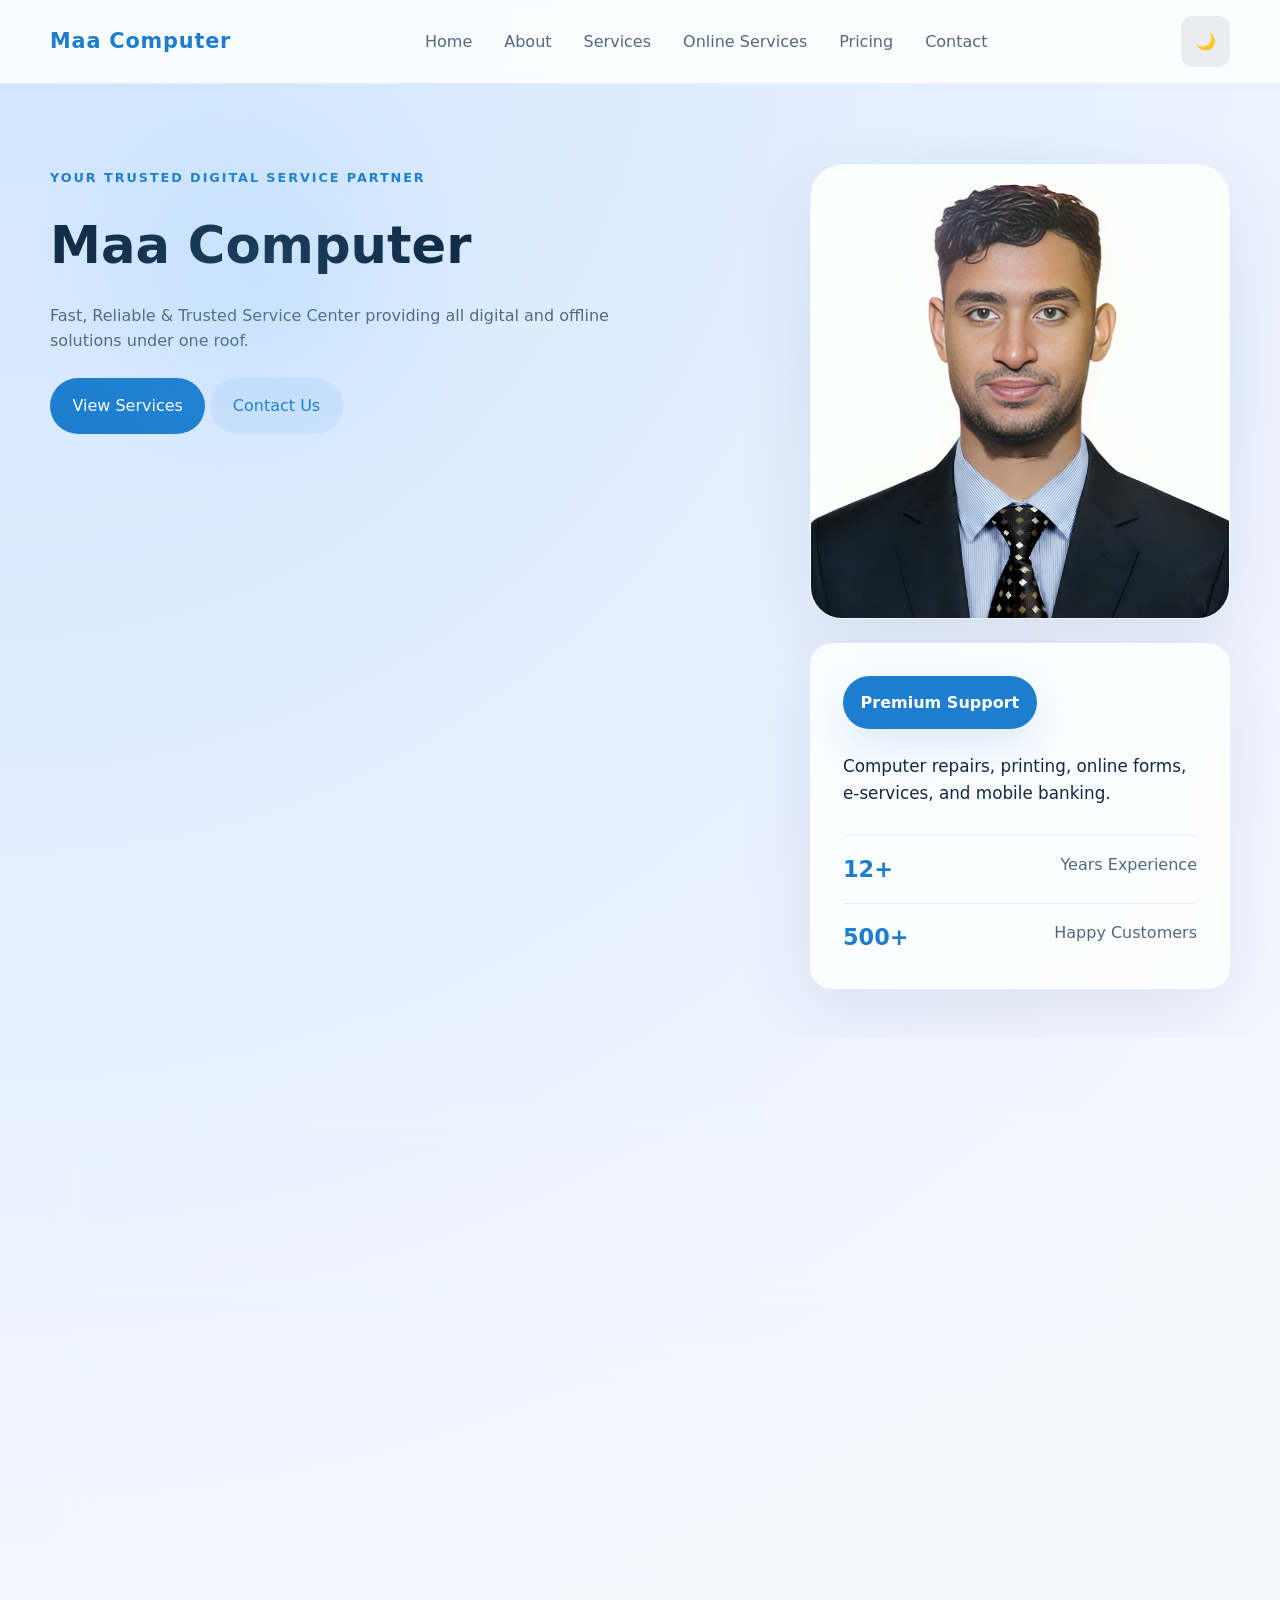
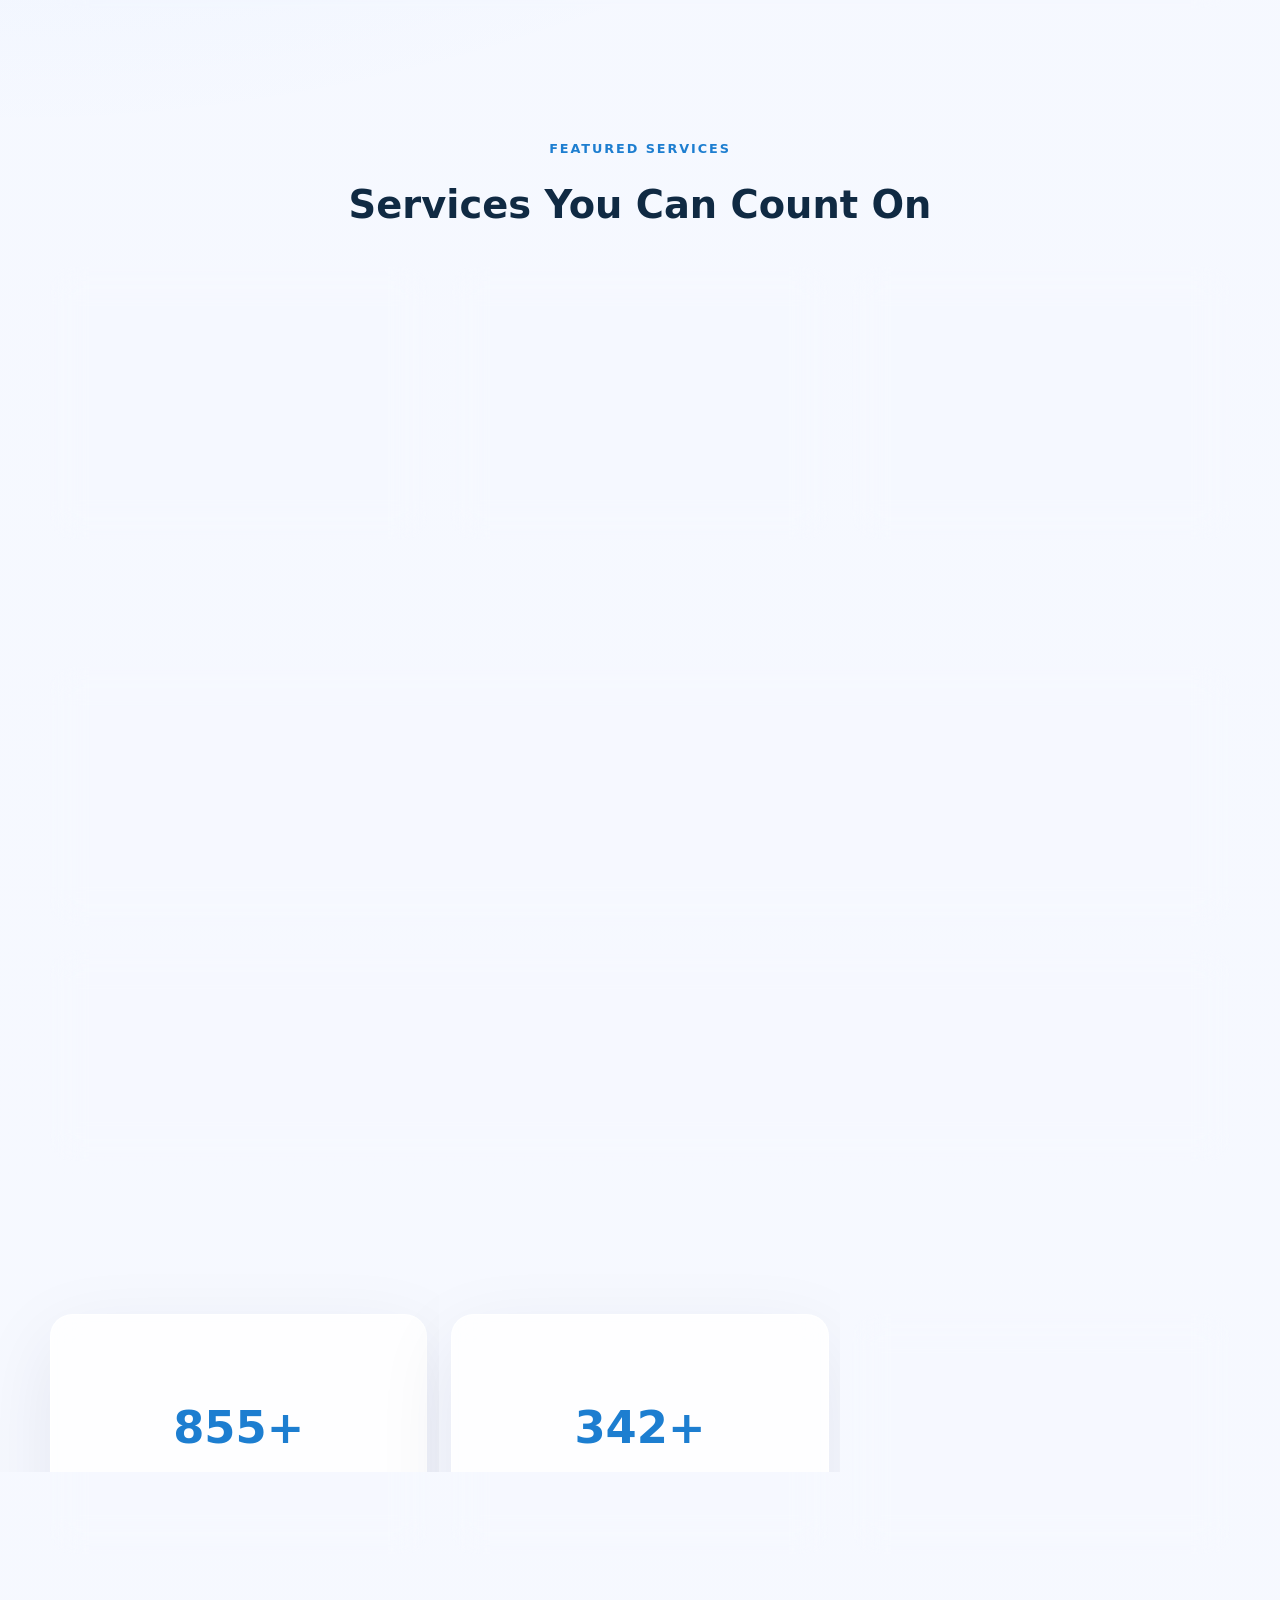
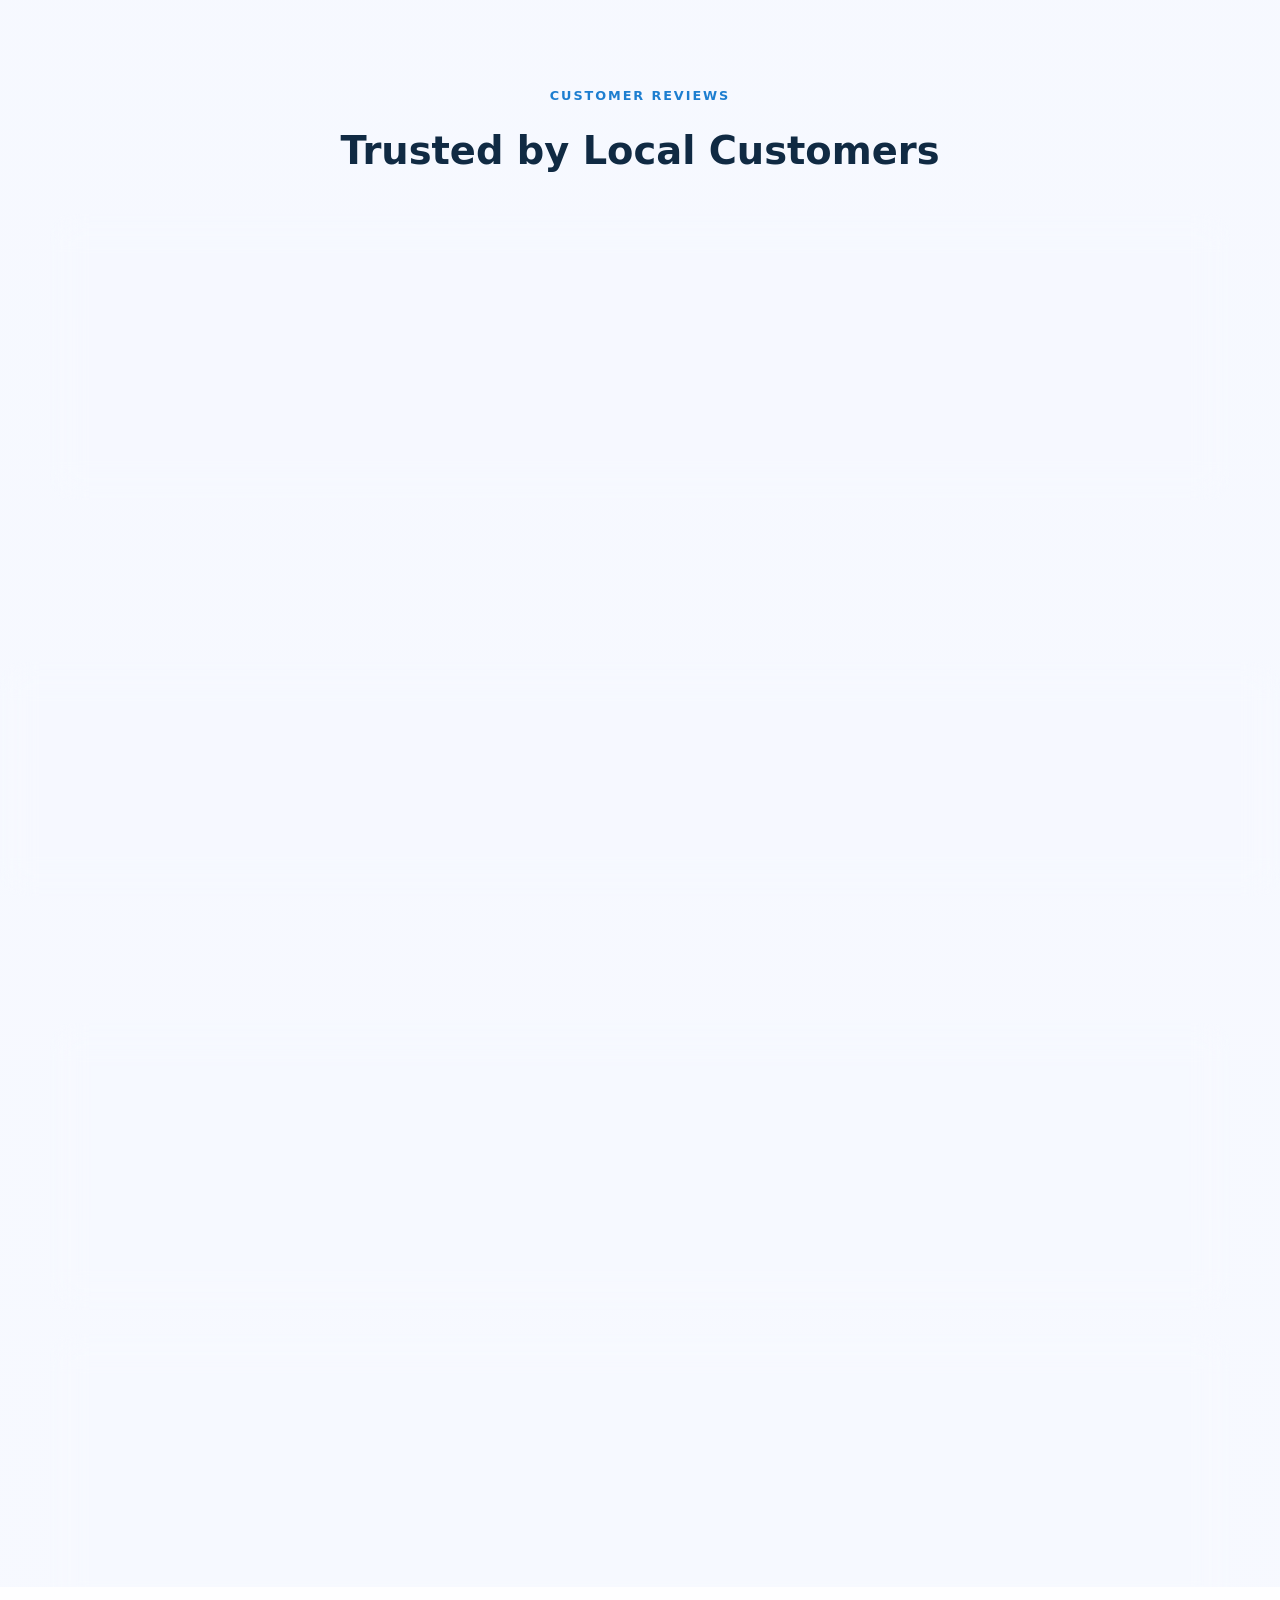
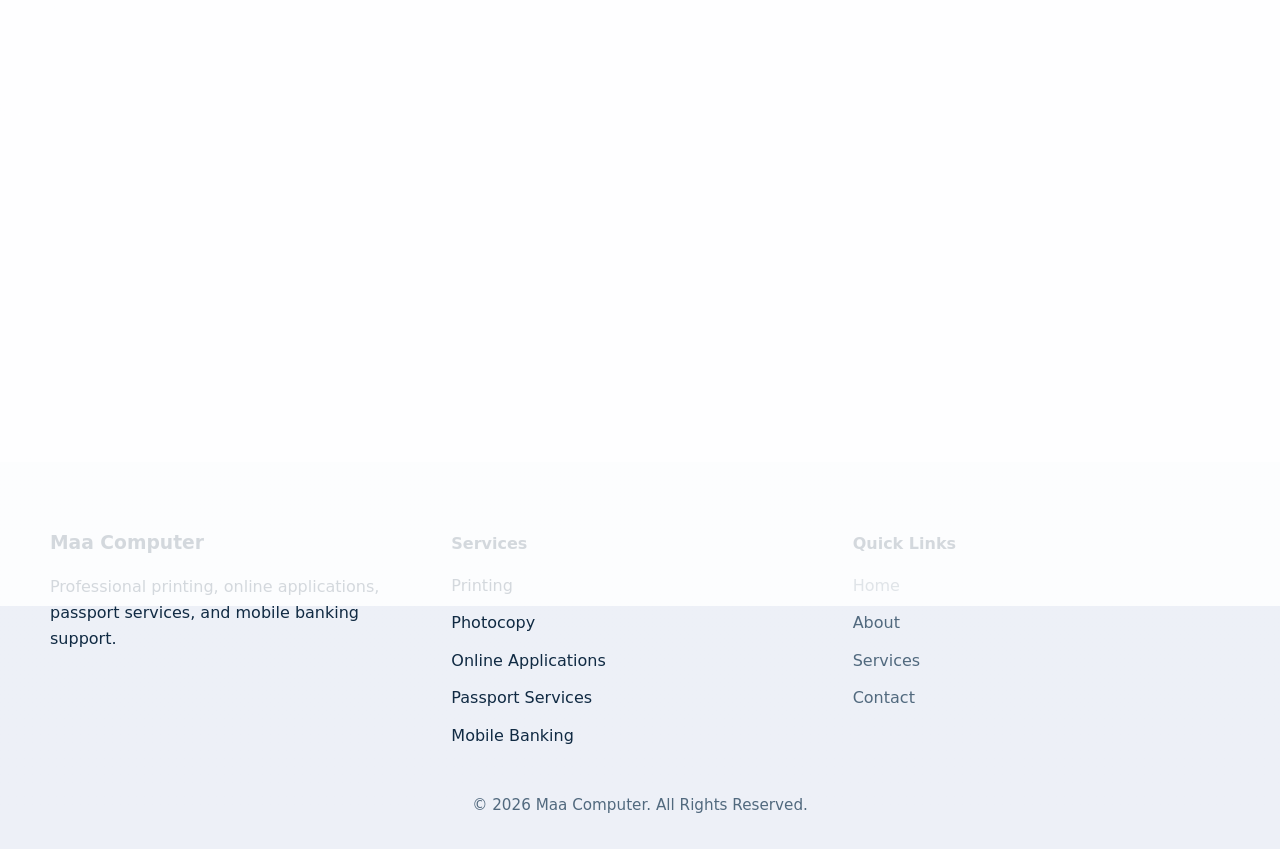
<file: index.html>
<!DOCTYPE html>
<html lang="en">
<head>
  <meta charset="UTF-8" />
  <meta name="viewport" content="width=device-width, initial-scale=1.0" />
  <title>Maa Computer | Digital Service Partner</title>
  <meta name="description" content="Maa Computer provides fast, reliable computer services and online service center support in a modern, trustworthy environment." />
  <link rel="stylesheet" href="css/style.css" />
</head>
<body>
  <div class="page-loader" id="pageLoader"><div class="loader-circle"></div></div>
  <header class="site-header">
    <div class="container header-inner">
      <a href="index.html" class="brand">Maa Computer</a>
      <nav class="main-nav" id="mainNav">
        <a href="index.html">Home</a>
        <a href="about.html">About</a>
        <a href="services.html">Services</a>
        <a href="online-services.html">Online Services</a>
        <a href="pricing.html">Pricing</a>
        <a href="contact.html">Contact</a>
      </nav>
      <div class="header-controls">
        <button class="toggle-mode" id="themeToggle" aria-label="Toggle dark mode">🌙</button>
        <button class="menu-toggle" id="menuToggle" aria-label="Open mobile menu">☰</button>
      </div>
    </div>
  </header>

  <main>
    <section class="hero-section" id="hero">
      <div class="container hero-grid">
        <div class="hero-copy">
          <span class="eyebrow">Your Trusted Digital Service Partner</span>
          <h1>Maa Computer</h1>
          <p>Fast, Reliable & Trusted Service Center providing all digital and offline solutions under one roof.</p>
          <div class="hero-actions">
            <a href="services.html" class="btn btn-primary">View Services</a>
            <a href="contact.html" class="btn btn-secondary">Contact Us</a>
          </div>
        </div>
        <div class="hero-right">
          <div class="hero-image-wrap">
            <img src="images/11.png" alt="Md. Sabbir Rahman" class="hero-image" />
          </div>
          <div class="hero-card glass-card">
            <div class="hero-feature"><span>Premium Support</span></div>
            <div class="hero-highlight">Computer repairs, printing, online forms, e-services, and mobile banking.</div>
            <div class="hero-stats">
              <div><strong>12+</strong><span>Years Experience</span></div>
              <div><strong>500+</strong><span>Happy Customers</span></div>
            </div>
          </div>
        </div>
      </div>
    </section>

    <section class="section intro-section">
      <div class="container section-grid">
        <div class="glass-card fade-up">
          <h2>Business Introduction</h2>
          <p>Maa Computer is a professional computer service and online service center led by Md. Sabbir Rahman. We deliver quick, secure, and affordable solutions across printing, documentation, application assistance, and digital banking.</p>
        </div>
        <div class="glass-card owner-card fade-up delay-1">
          <div class="owner-card-inner">
            <img src="images/11.png" alt="Owner image of Md. Sabbir Rahman" class="owner-photo-img" />
            <div>
              <h2>Owner Introduction</h2>
              <p>Md. Sabbir Rahman is committed to building trust through fast service, expert guidance, and a friendly customer experience. He ensures every visitor gets clear support for their digital needs.</p>
              <div class="owner-details">
                <p><strong>Phone:</strong> +8801627364866</p>
                <p><strong>Email:</strong> maacomputer5266@gmail.com</p>
              </div>
            </div>
          </div>
        </div>
      </div>
    </section>

    <section class="section features-section" id="features">
      <div class="container">
        <div class="section-heading">
          <span>Featured Services</span>
          <h2>Services You Can Count On</h2>
        </div>
        <div class="features-grid">
          <article class="feature-card glass-card">
            <div class="icon">📄</div>
            <h3>Printing & Photocopy</h3>
            <p>High-quality printing, photocopy, scanning, and lamination services for documents of all sizes.</p>
          </article>
          <article class="feature-card glass-card">
            <div class="icon">🖥️</div>
            <h3>Computer Support</h3>
            <p>Hardware troubleshooting, software setup, virus removal, and system optimization support.</p>
          </article>
          <article class="feature-card glass-card">
            <div class="icon">🌐</div>
            <h3>Online Applications</h3>
            <p>Government forms, university applications, visa guidance, and e-service submissions handled carefully.</p>
          </article>
        </div>
      </div>
    </section>

    <section class="section why-us-section">
      <div class="container section-grid">
        <div class="glass-card fade-up">
          <h2>Why Choose Us</h2>
          <ul class="benefits-list">
            <li>Trusted local service center with transparent pricing.</li>
            <li>Fast support for both offline and online requirements.</li>
            <li>Expert help for applications, documentation, and banking.</li>
          </ul>
        </div>
        <div class="glass-card fade-up delay-1">
          <h2>Customer Commitment</h2>
          <p>Every customer receives friendly attention, accurate information, and a timely solution. We keep communication clear and ensure you leave satisfied.</p>
        </div>
      </div>
    </section>

    <section class="section stats-section">
      <div class="container stats-grid">
        <div class="stat-card glass-card">
          <h3><span class="counter" data-target="1200">0</span>+</h3>
          <p>Projects Completed</p>
        </div>
        <div class="stat-card glass-card">
          <h3><span class="counter" data-target="500">0</span>+</h3>
          <p>Happy Clients</p>
        </div>
        <div class="stat-card glass-card">
          <h3><span class="counter" data-target="24">0</span>/7</h3>
          <p>Support Availability</p>
        </div>
      </div>
    </section>

    <section class="section reviews-section">
      <div class="container">
        <div class="section-heading">
          <span>Customer Reviews</span>
          <h2>Trusted by Local Customers</h2>
        </div>
        <div class="testimonial-slider" id="testimonialSlider">
          <article class="testimonial-card glass-card active">
            <p>"Maa Computer helped with my passport application quickly and clearly. Excellent service and friendly staff."</p>
            <div class="rating">★★★★★</div>
            <h4>Rina Akter</h4>
            <span>Student</span>
          </article>
          <article class="testimonial-card glass-card">
            <p>"Fast photocopy and printing service with professional quality. Great place for documents and digital help."</p>
            <div class="rating">★★★★★</div>
            <h4>Shafiq Ahmed</h4>
            <span>Local Business Owner</span>
          </article>
          <article class="testimonial-card glass-card">
            <p>"Very reliable for bKash, Nagad, and online form submission. They guided me through every step."</p>
            <div class="rating">★★★★★</div>
            <h4>Mst. Fatema</h4>
            <span>Resident</span>
          </article>
        </div>
      </div>
    </section>

    <section class="section cta-section glass-card fade-up">
      <div class="container cta-grid">
        <div>
          <span>Ready to get started?</span>
          <h2>Visit Maa Computer for fast service and expert support.</h2>
        </div>
        <a href="contact.html" class="btn btn-primary">Book a Visit</a>
      </div>
    </section>

    <section class="section location-section">
      <div class="container section-grid">
        <div class="glass-card fade-up">
          <h2>Location Preview</h2>
          <p>Find us at a convenient local shop that caters to your every computer and e-service need. Drop in for quick help and friendly advice.</p>
          <ul class="location-list">
            <li><strong>Shop Name:</strong> Maa Computer</li>
            <li><strong>Owner:</strong> Md. Sabbir Rahman</li>
            <li><strong>Area:</strong> Local Service Center & Digital Hub</li>
          </ul>
        </div>
        <div class="map-card glass-card fade-up delay-1">
          <div class="map-placeholder">Map Placeholder</div>
          <p>Use this space to show your location in a real deployment. The beautifully designed preview shows that your business is easy to reach.</p>
        </div>
      </div>
    </section>

    <section class="section contact-info-section glass-card fade-up">
      <div class="container contact-grid">
        <div>
          <h2>Contact Information</h2>
          <p>Reach out by phone, WhatsApp, or in person. We are here to support your digital tasks with professionalism.</p>
          <div class="contact-list">
            <div><strong>Phone:</strong> +8801627364866</div>
            <div><strong>Email:</strong> maacomputer5266@gmail.com</div>
            <div><strong>WhatsApp:</strong> +8801627364866</div>
            <div><strong>Hours:</strong> 9 AM - 8 PM, Mon - Sat</div>
          </div>
        </div>
        <div class="contact-action">
          <a href="contact.html" class="btn btn-secondary">Send Message</a>
          <div class="social-links">
            <a href="#" aria-label="Facebook">f</a>
            <a href="#" aria-label="WhatsApp">w</a>
            <a href="#" aria-label="Email">@</a>
          </div>
        </div>
      </div>
    </section>
  </main>

  <footer class="site-footer">
    <div class="container footer-grid">
      <div>
        <h3>Maa Computer</h3>
        <p>Professional printing, online applications, passport services, and mobile banking support.</p>
      </div>
      <div>
        <h4>Services</h4>
        <ul>
          <li>Printing</li>
          <li>Photocopy</li>
          <li>Online Applications</li>
          <li>Passport Services</li>
          <li>Mobile Banking</li>
        </ul>
      </div>
      <div>
        <h4>Quick Links</h4>
        <ul>
          <li><a href="index.html">Home</a></li>
          <li><a href="about.html">About</a></li>
          <li><a href="services.html">Services</a></li>
          <li><a href="contact.html">Contact</a></li>
        </ul>
      </div>
    </div>
    <div class="footer-bottom">© 2026 Maa Computer. All Rights Reserved.</div>
  </footer>

  <button class="back-top" id="backTop" aria-label="Scroll back to top">↑</button>
  <script src="js/script.js"></script>
</body>
</html>
</file>
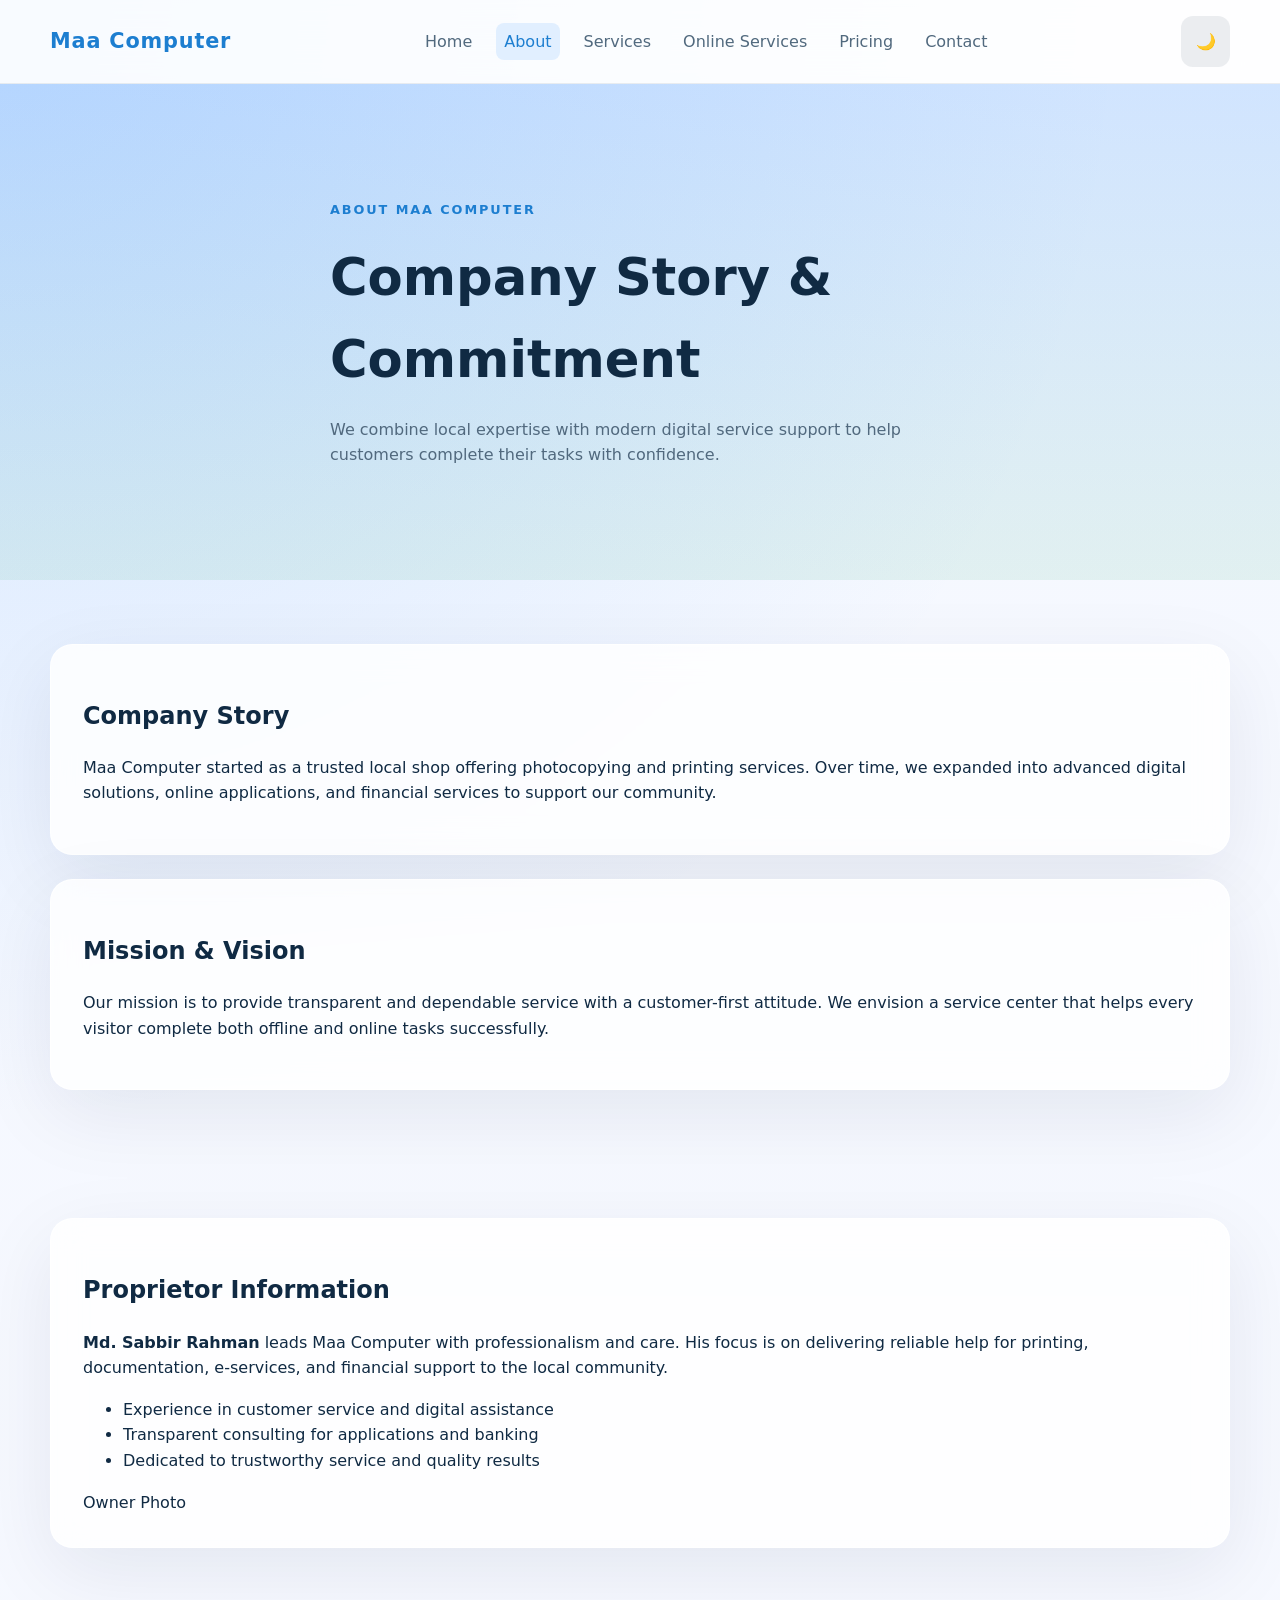
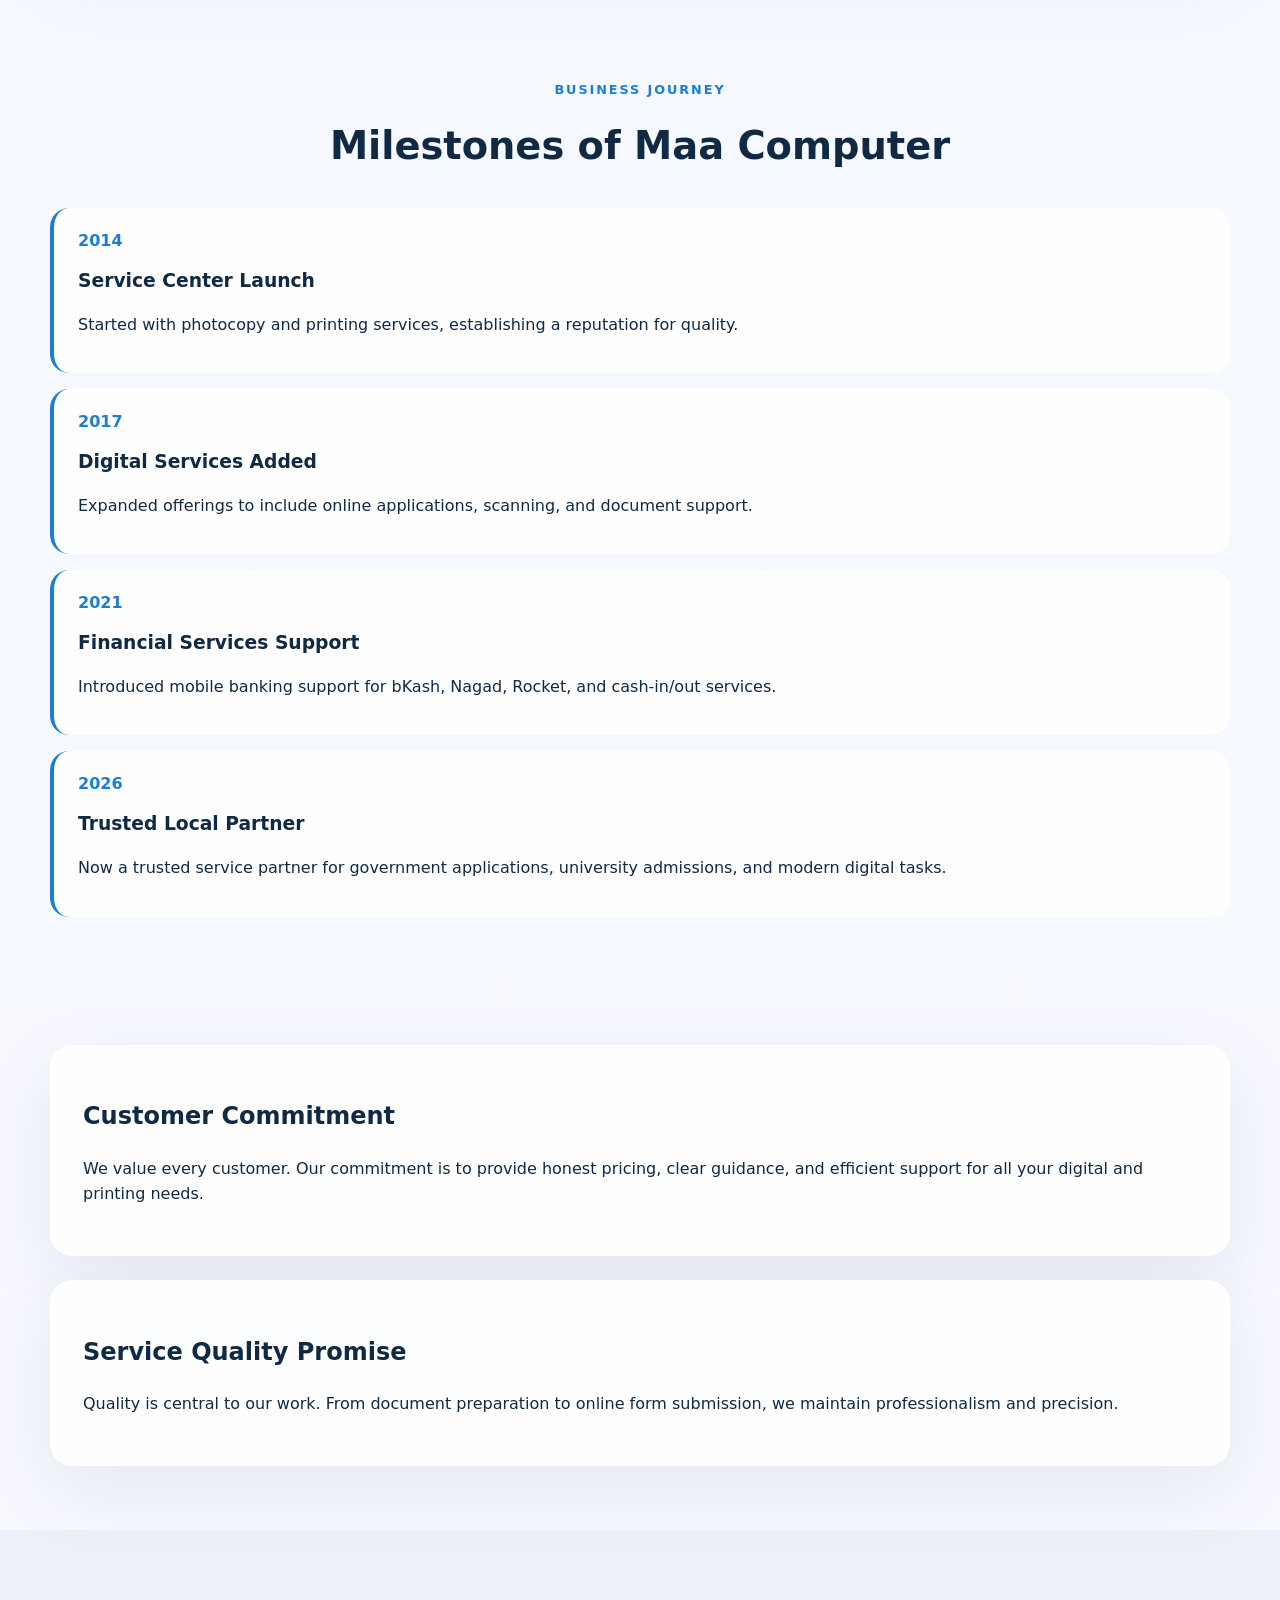
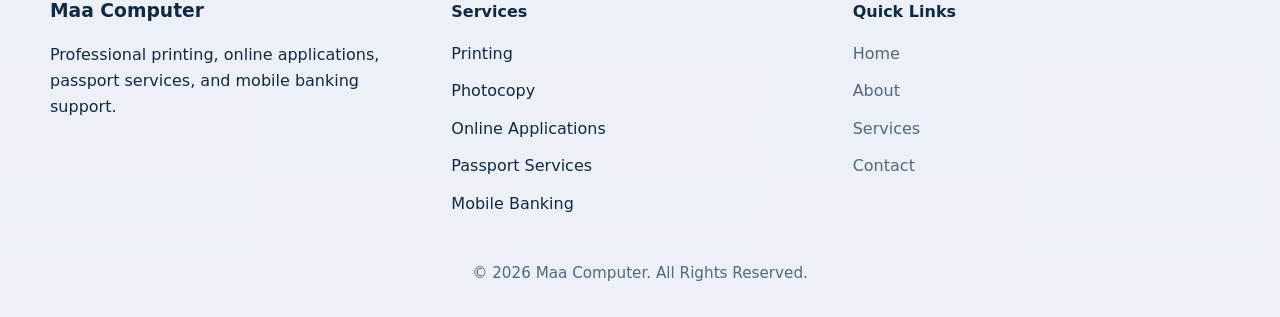
<file: about.html>
<!DOCTYPE html>
<html lang="en">
<head>
  <meta charset="UTF-8" />
  <meta name="viewport" content="width=device-width, initial-scale=1.0" />
  <title>About Us | Maa Computer</title>
  <meta name="description" content="Learn about Maa Computer, our story, mission, vision, and commitment to professional digital and offline services." />
  <link rel="stylesheet" href="css/style.css" />
</head>
<body>
  <header class="site-header">
    <div class="container header-inner">
      <a href="index.html" class="brand">Maa Computer</a>
      <nav class="main-nav" id="mainNav">
        <a href="index.html">Home</a>
        <a href="about.html" class="active">About</a>
        <a href="services.html">Services</a>
        <a href="online-services.html">Online Services</a>
        <a href="pricing.html">Pricing</a>
        <a href="contact.html">Contact</a>
      </nav>
      <div class="header-controls">
        <button class="toggle-mode" id="themeToggle" aria-label="Toggle dark mode">🌙</button>
        <button class="menu-toggle" id="menuToggle" aria-label="Open mobile menu">☰</button>
      </div>
    </div>
  </header>

  <main>
    <section class="page-hero page-hero-about">
      <div class="container hero-copy hero-copy-about">
        <span class="eyebrow">About Maa Computer</span>
        <h1>Company Story & Commitment</h1>
        <p>We combine local expertise with modern digital service support to help customers complete their tasks with confidence.</p>
      </div>
    </section>

    <section class="section section-about">
      <div class="container section-grid">
        <div class="glass-card fade-up">
          <h2>Company Story</h2>
          <p>Maa Computer started as a trusted local shop offering photocopying and printing services. Over time, we expanded into advanced digital solutions, online applications, and financial services to support our community.</p>
        </div>
        <div class="glass-card fade-up delay-1">
          <h2>Mission & Vision</h2>
          <p>Our mission is to provide transparent and dependable service with a customer-first attitude. We envision a service center that helps every visitor complete both offline and online tasks successfully.</p>
        </div>
      </div>
    </section>

    <section class="section owner-section">
      <div class="container owner-grid glass-card fade-up">
        <div>
          <h2>Proprietor Information</h2>
          <p><strong>Md. Sabbir Rahman</strong> leads Maa Computer with professionalism and care. His focus is on delivering reliable help for printing, documentation, e-services, and financial support to the local community.</p>
          <ul>
            <li>Experience in customer service and digital assistance</li>
            <li>Transparent consulting for applications and banking</li>
            <li>Dedicated to trustworthy service and quality results</li>
          </ul>
        </div>
        <div class="owner-photo"><span>Owner Photo</span></div>
      </div>
    </section>

    <section class="section timeline-section">
      <div class="container">
        <div class="section-heading">
          <span>Business Journey</span>
          <h2>Milestones of Maa Computer</h2>
        </div>
        <div class="timeline">
          <div class="timeline-item">
            <span>2014</span>
            <h3>Service Center Launch</h3>
            <p>Started with photocopy and printing services, establishing a reputation for quality.</p>
          </div>
          <div class="timeline-item">
            <span>2017</span>
            <h3>Digital Services Added</h3>
            <p>Expanded offerings to include online applications, scanning, and document support.</p>
          </div>
          <div class="timeline-item">
            <span>2021</span>
            <h3>Financial Services Support</h3>
            <p>Introduced mobile banking support for bKash, Nagad, Rocket, and cash-in/out services.</p>
          </div>
          <div class="timeline-item">
            <span>2026</span>
            <h3>Trusted Local Partner</h3>
            <p>Now a trusted service partner for government applications, university admissions, and modern digital tasks.</p>
          </div>
        </div>
      </div>
    </section>

    <section class="section promise-section">
      <div class="container section-grid">
        <div class="glass-card fade-up">
          <h2>Customer Commitment</h2>
          <p>We value every customer. Our commitment is to provide honest pricing, clear guidance, and efficient support for all your digital and printing needs.</p>
        </div>
        <div class="glass-card fade-up delay-1">
          <h2>Service Quality Promise</h2>
          <p>Quality is central to our work. From document preparation to online form submission, we maintain professionalism and precision.</p>
        </div>
      </div>
    </section>
  </main>

  <footer class="site-footer">
    <div class="container footer-grid">
      <div>
        <h3>Maa Computer</h3>
        <p>Professional printing, online applications, passport services, and mobile banking support.</p>
      </div>
      <div>
        <h4>Services</h4>
        <ul>
          <li>Printing</li>
          <li>Photocopy</li>
          <li>Online Applications</li>
          <li>Passport Services</li>
          <li>Mobile Banking</li>
        </ul>
      </div>
      <div>
        <h4>Quick Links</h4>
        <ul>
          <li><a href="index.html">Home</a></li>
          <li><a href="about.html">About</a></li>
          <li><a href="services.html">Services</a></li>
          <li><a href="contact.html">Contact</a></li>
        </ul>
      </div>
    </div>
    <div class="footer-bottom">© 2026 Maa Computer. All Rights Reserved.</div>
  </footer>
  <button class="back-top" id="backTop" aria-label="Scroll back to top">↑</button>
  <script src="js/script.js"></script>
</body>
</html>
</file>
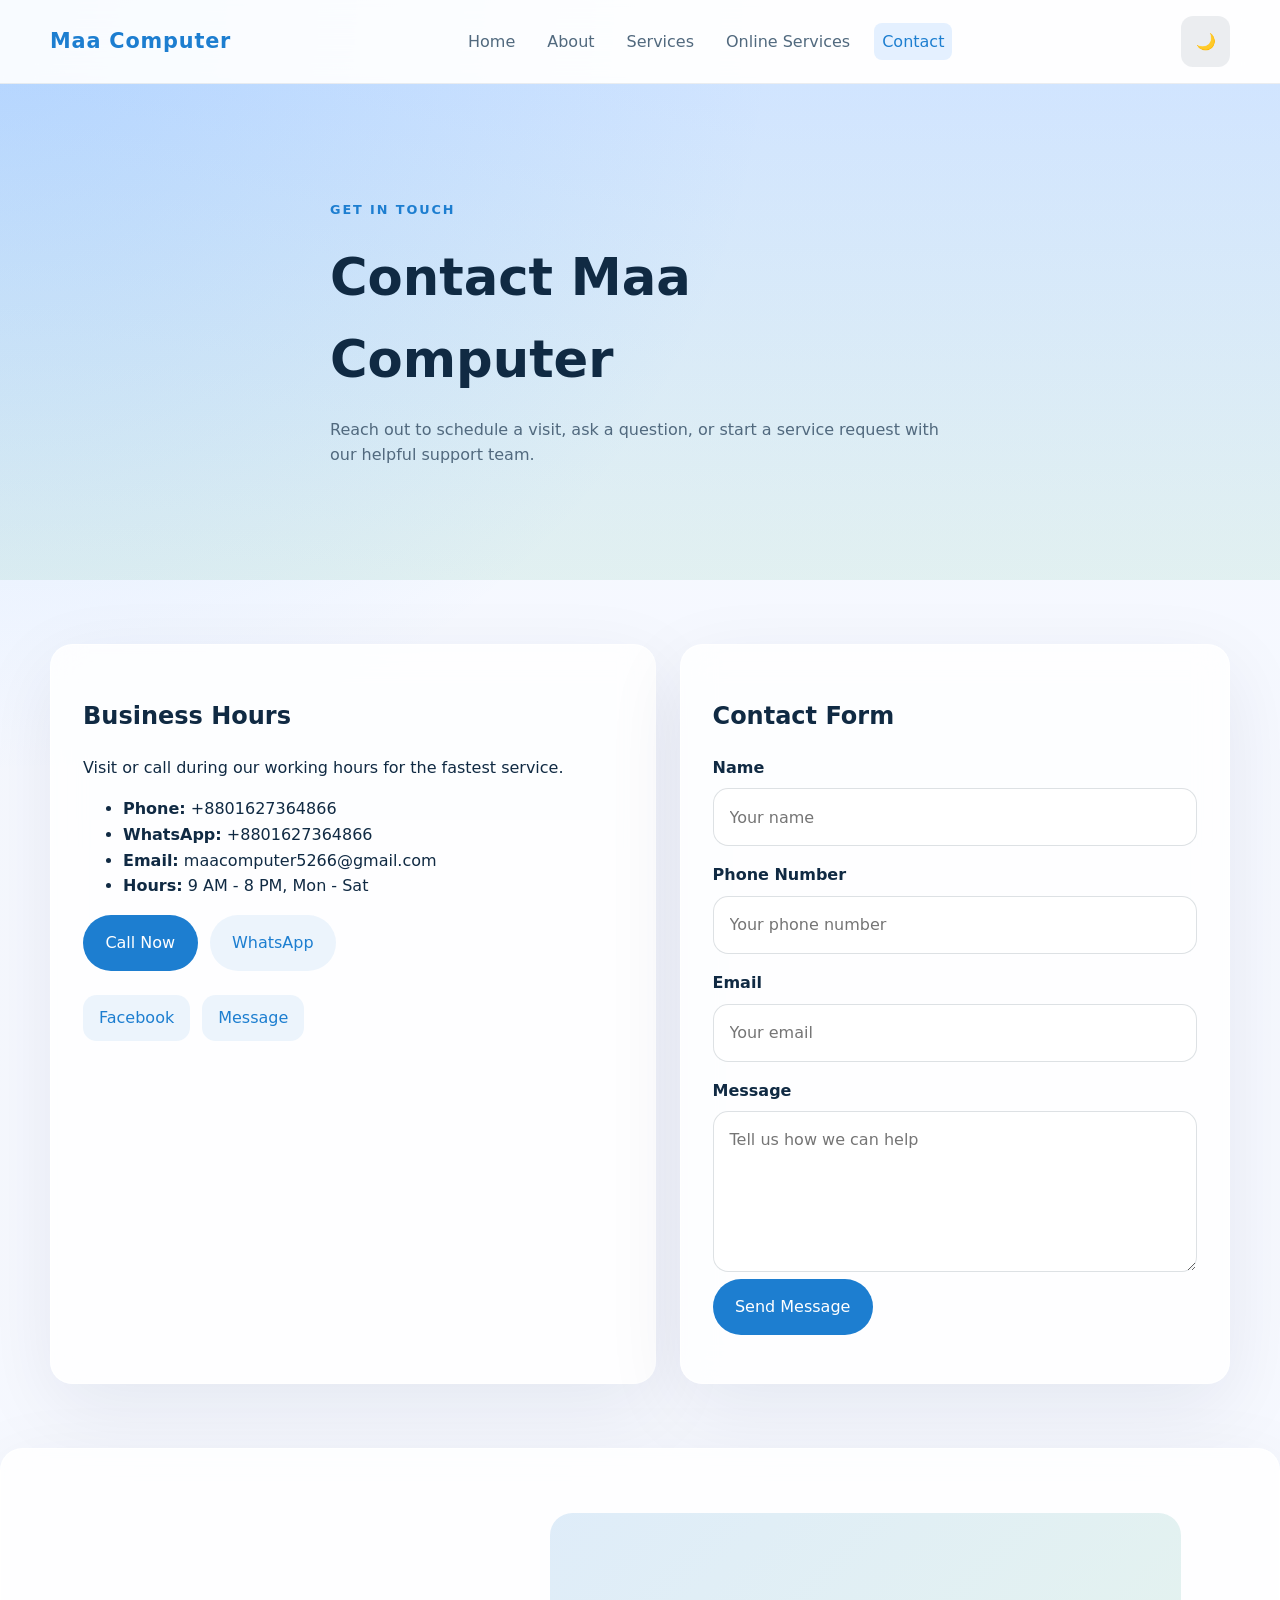
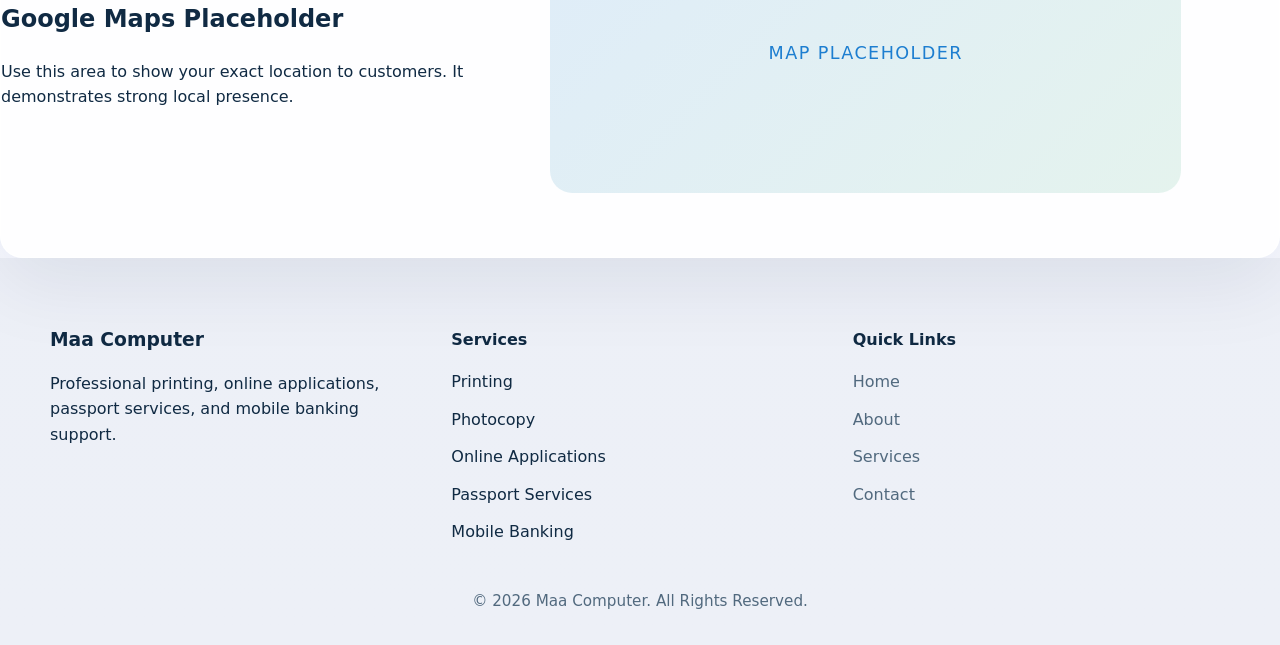
<file: contact.html>
<!DOCTYPE html>
<html lang="en">
<head>
  <meta charset="UTF-8" />
  <meta name="viewport" content="width=device-width, initial-scale=1.0" />
  <title>Contact | Maa Computer</title>
  <meta name="description" content="Contact Maa Computer for business hours, location, phone, WhatsApp, and professional service support." />
  <link rel="stylesheet" href="css/style.css" />
</head>
<body>
  <header class="site-header">
    <div class="container header-inner">
      <a href="index.html" class="brand">Maa Computer</a>
      <nav class="main-nav" id="mainNav">
        <a href="index.html">Home</a>
        <a href="about.html">About</a>
        <a href="services.html">Services</a>
        <a href="online-services.html">Online Services</a>
        <a href="contact.html" class="active">Contact</a>
      </nav>
      <div class="header-controls">
        <button class="toggle-mode" id="themeToggle" aria-label="Toggle dark mode">🌙</button>
        <button class="menu-toggle" id="menuToggle" aria-label="Open mobile menu">☰</button>
      </div>
    </div>
  </header>

  <main>
    <section class="page-hero page-hero-contact">
      <div class="container hero-copy hero-copy-contact">
        <span class="eyebrow">Get In Touch</span>
        <h1>Contact Maa Computer</h1>
        <p>Reach out to schedule a visit, ask a question, or start a service request with our helpful support team.</p>
      </div>
    </section>

    <section class="section contact-section">
      <div class="container contact-grid">
        <div class="glass-card contact-details fade-up">
          <h2>Business Hours</h2>
          <p>Visit or call during our working hours for the fastest service.</p>
          <ul>
            <li><strong>Phone:</strong> +8801627364866</li>
            <li><strong>WhatsApp:</strong> +8801627364866</li>
            <li><strong>Email:</strong> maacomputer5266@gmail.com</li>
            <li><strong>Hours:</strong> 9 AM - 8 PM, Mon - Sat</li>
          </ul>
          <div class="contact-buttons">
            <a class="btn btn-primary" href="tel:+8801627364866">Call Now</a>
            <a class="btn btn-secondary" href="#">WhatsApp</a>
          </div>
          <div class="social-links">
            <a href="#">Facebook</a>
            <a href="#">Message</a>
          </div>
        </div>
        <div class="glass-card contact-form-card fade-up delay-1">
          <h2>Contact Form</h2>
          <form id="contactForm">
            <label for="name">Name</label>
            <input type="text" id="name" name="name" placeholder="Your name" required />
            <label for="phone">Phone Number</label>
            <input type="tel" id="phone" name="phone" placeholder="Your phone number" required />
            <label for="email">Email</label>
            <input type="email" id="email" name="email" placeholder="Your email" required />
            <label for="message">Message</label>
            <textarea id="message" name="message" rows="5" placeholder="Tell us how we can help" required></textarea>
            <button type="submit" class="btn btn-primary">Send Message</button>
            <p class="form-notice" id="formNotice"></p>
          </form>
        </div>
      </div>
    </section>

    <section class="section map-section glass-card fade-up">
      <div class="container map-grid">
        <div>
          <h2>Google Maps Placeholder</h2>
          <p>Use this area to show your exact location to customers. It demonstrates strong local presence.</p>
        </div>
        <div class="map-placeholder large">Map Placeholder</div>
      </div>
    </section>
  </main>

  <footer class="site-footer">
    <div class="container footer-grid">
      <div>
        <h3>Maa Computer</h3>
        <p>Professional printing, online applications, passport services, and mobile banking support.</p>
      </div>
      <div>
        <h4>Services</h4>
        <ul>
          <li>Printing</li>
          <li>Photocopy</li>
          <li>Online Applications</li>
          <li>Passport Services</li>
          <li>Mobile Banking</li>
        </ul>
      </div>
      <div>
        <h4>Quick Links</h4>
        <ul>
          <li><a href="index.html">Home</a></li>
          <li><a href="about.html">About</a></li>
          <li><a href="services.html">Services</a></li>
          <li><a href="contact.html">Contact</a></li>
        </ul>
      </div>
    </div>
    <div class="footer-bottom">© 2026 Maa Computer. All Rights Reserved.</div>
  </footer>
  <button class="back-top" id="backTop" aria-label="Scroll back to top">↑</button>
  <script src="js/script.js"></script>
</body>
</html>
</file>
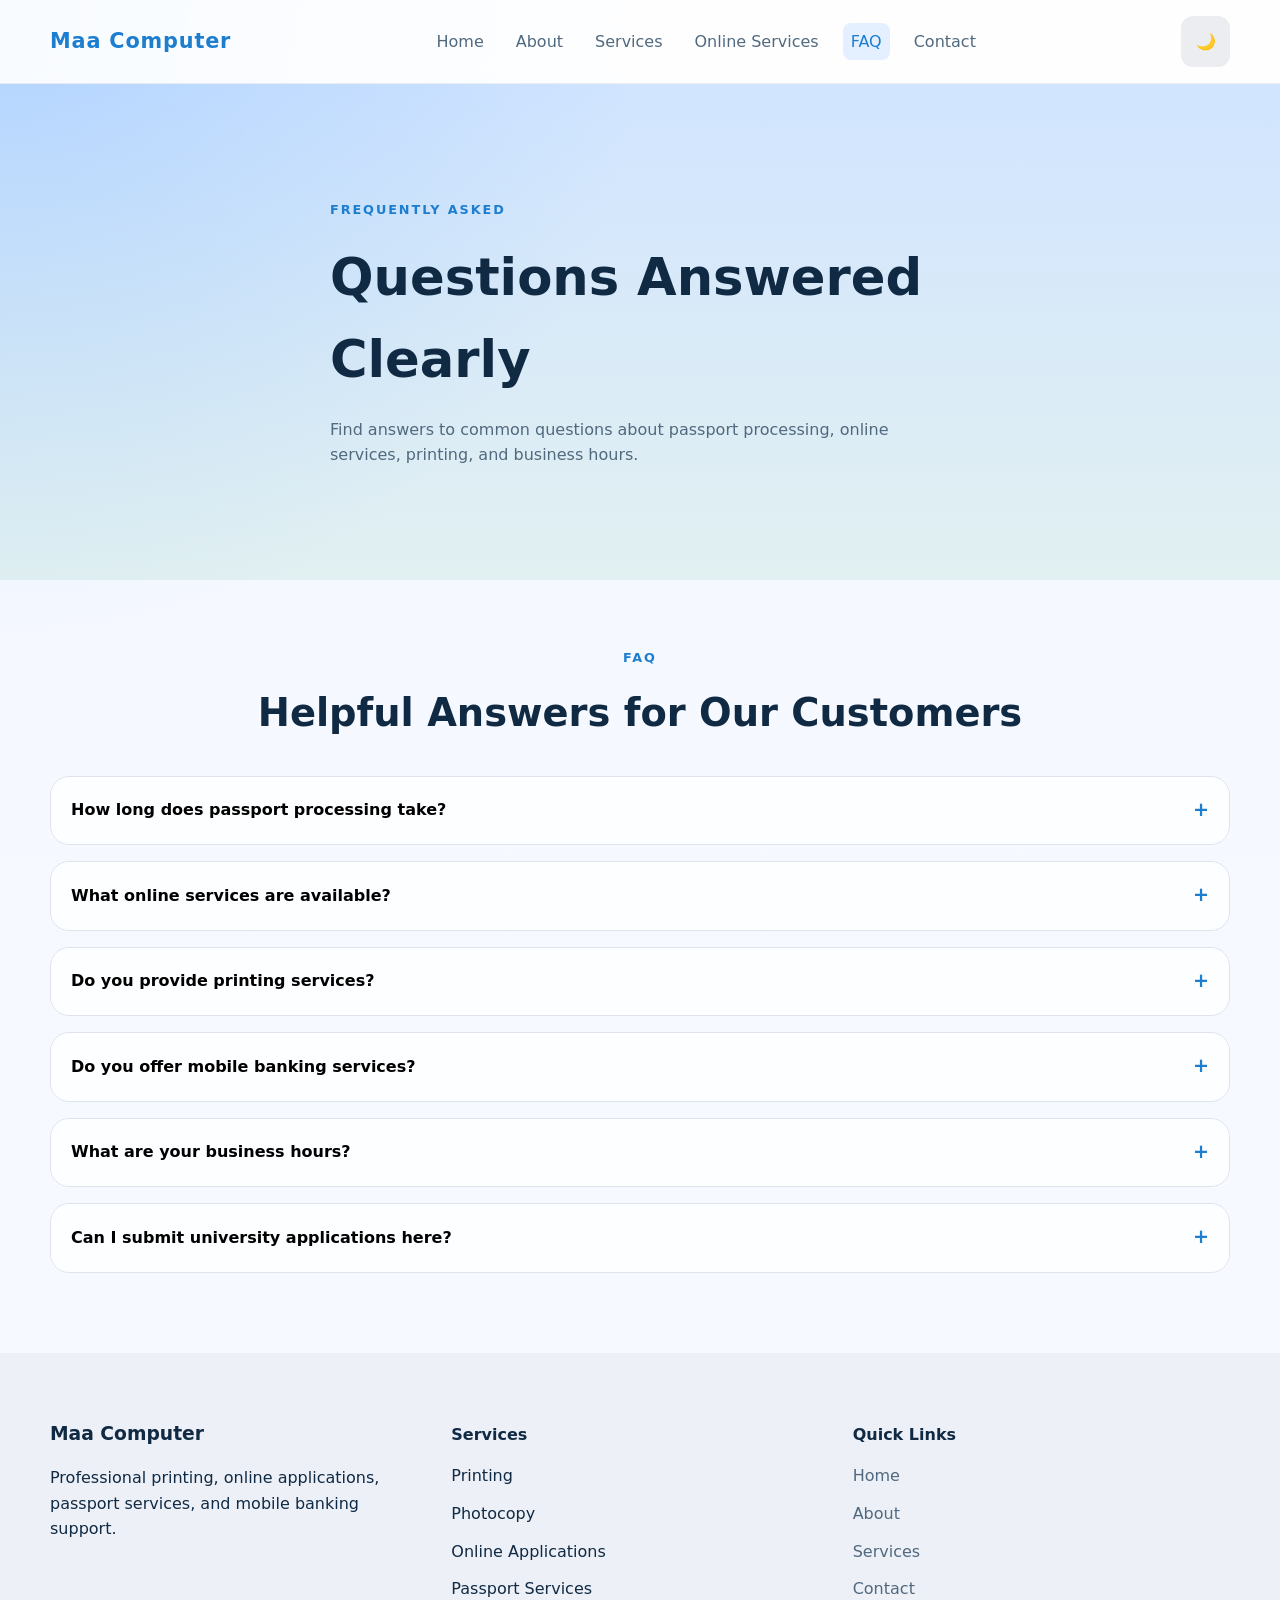
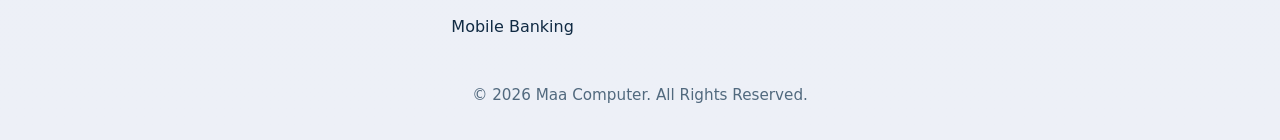
<file: faq.html>
<!DOCTYPE html>
<html lang="en">
<head>
  <meta charset="UTF-8" />
  <meta name="viewport" content="width=device-width, initial-scale=1.0" />
  <title>FAQ | Maa Computer</title>
  <meta name="description" content="Frequently asked questions about Maa Computer services, business hours, passport processing, and application support." />
  <link rel="stylesheet" href="css/style.css" />
</head>
<body>
  <header class="site-header">
    <div class="container header-inner">
      <a href="index.html" class="brand">Maa Computer</a>
      <nav class="main-nav" id="mainNav">
        <a href="index.html">Home</a>
        <a href="about.html">About</a>
        <a href="services.html">Services</a>
        <a href="online-services.html">Online Services</a>
        <a href="faq.html" class="active">FAQ</a>
        <a href="contact.html">Contact</a>
      </nav>
      <div class="header-controls">
        <button class="toggle-mode" id="themeToggle" aria-label="Toggle dark mode">🌙</button>
        <button class="menu-toggle" id="menuToggle" aria-label="Open mobile menu">☰</button>
      </div>
    </div>
  </header>

  <main>
    <section class="page-hero page-hero-faq">
      <div class="container hero-copy hero-copy-faq">
        <span class="eyebrow">Frequently Asked</span>
        <h1>Questions Answered Clearly</h1>
        <p>Find answers to common questions about passport processing, online services, printing, and business hours.</p>
      </div>
    </section>

    <section class="section faq-section">
      <div class="container">
        <div class="section-heading">
          <span>FAQ</span>
          <h2>Helpful Answers for Our Customers</h2>
        </div>
        <div class="accordion" id="faqAccordion">
          <div class="accordion-item">
            <button class="accordion-toggle">How long does passport processing take?</button>
            <div class="accordion-content"><p>Passport processing varies by application type, but we help you complete the application quickly and check expected timelines for your appointment.</p></div>
          </div>
          <div class="accordion-item">
            <button class="accordion-toggle">What online services are available?</button>
            <div class="accordion-content"><p>We provide passport application support, NID services, birth certificates, trade license help, university admissions, scholarship forms, and more.</p></div>
          </div>
          <div class="accordion-item">
            <button class="accordion-toggle">Do you provide printing services?</button>
            <div class="accordion-content"><p>Yes, we offer black & white and color printing, photocopy, scanning, lamination, and passport photo printing with fast turnaround.</p></div>
          </div>
          <div class="accordion-item">
            <button class="accordion-toggle">Do you offer mobile banking services?</button>
            <div class="accordion-content"><p>We support bKash, Nagad, Rocket, and cash in/cash out services for quick and secure transactions.</p></div>
          </div>
          <div class="accordion-item">
            <button class="accordion-toggle">What are your business hours?</button>
            <div class="accordion-content"><p>Our business hours are 9 AM to 8 PM, Monday through Saturday. We are available to help you with both offline and online services.</p></div>
          </div>
          <div class="accordion-item">
            <button class="accordion-toggle">Can I submit university applications here?</button>
            <div class="accordion-content"><p>Absolutely. We offer complete support to fill university applications, upload documents, and submit forms to the appropriate portals.</p></div>
          </div>
        </div>
      </div>
    </section>
  </main>

  <footer class="site-footer">
    <div class="container footer-grid">
      <div>
        <h3>Maa Computer</h3>
        <p>Professional printing, online applications, passport services, and mobile banking support.</p>
      </div>
      <div>
        <h4>Services</h4>
        <ul>
          <li>Printing</li>
          <li>Photocopy</li>
          <li>Online Applications</li>
          <li>Passport Services</li>
          <li>Mobile Banking</li>
        </ul>
      </div>
      <div>
        <h4>Quick Links</h4>
        <ul>
          <li><a href="index.html">Home</a></li>
          <li><a href="about.html">About</a></li>
          <li><a href="services.html">Services</a></li>
          <li><a href="contact.html">Contact</a></li>
        </ul>
      </div>
    </div>
    <div class="footer-bottom">© 2026 Maa Computer. All Rights Reserved.</div>
  </footer>
  <button class="back-top" id="backTop" aria-label="Scroll back to top">↑</button>
  <script src="js/script.js"></script>
</body>
</html>
</file>
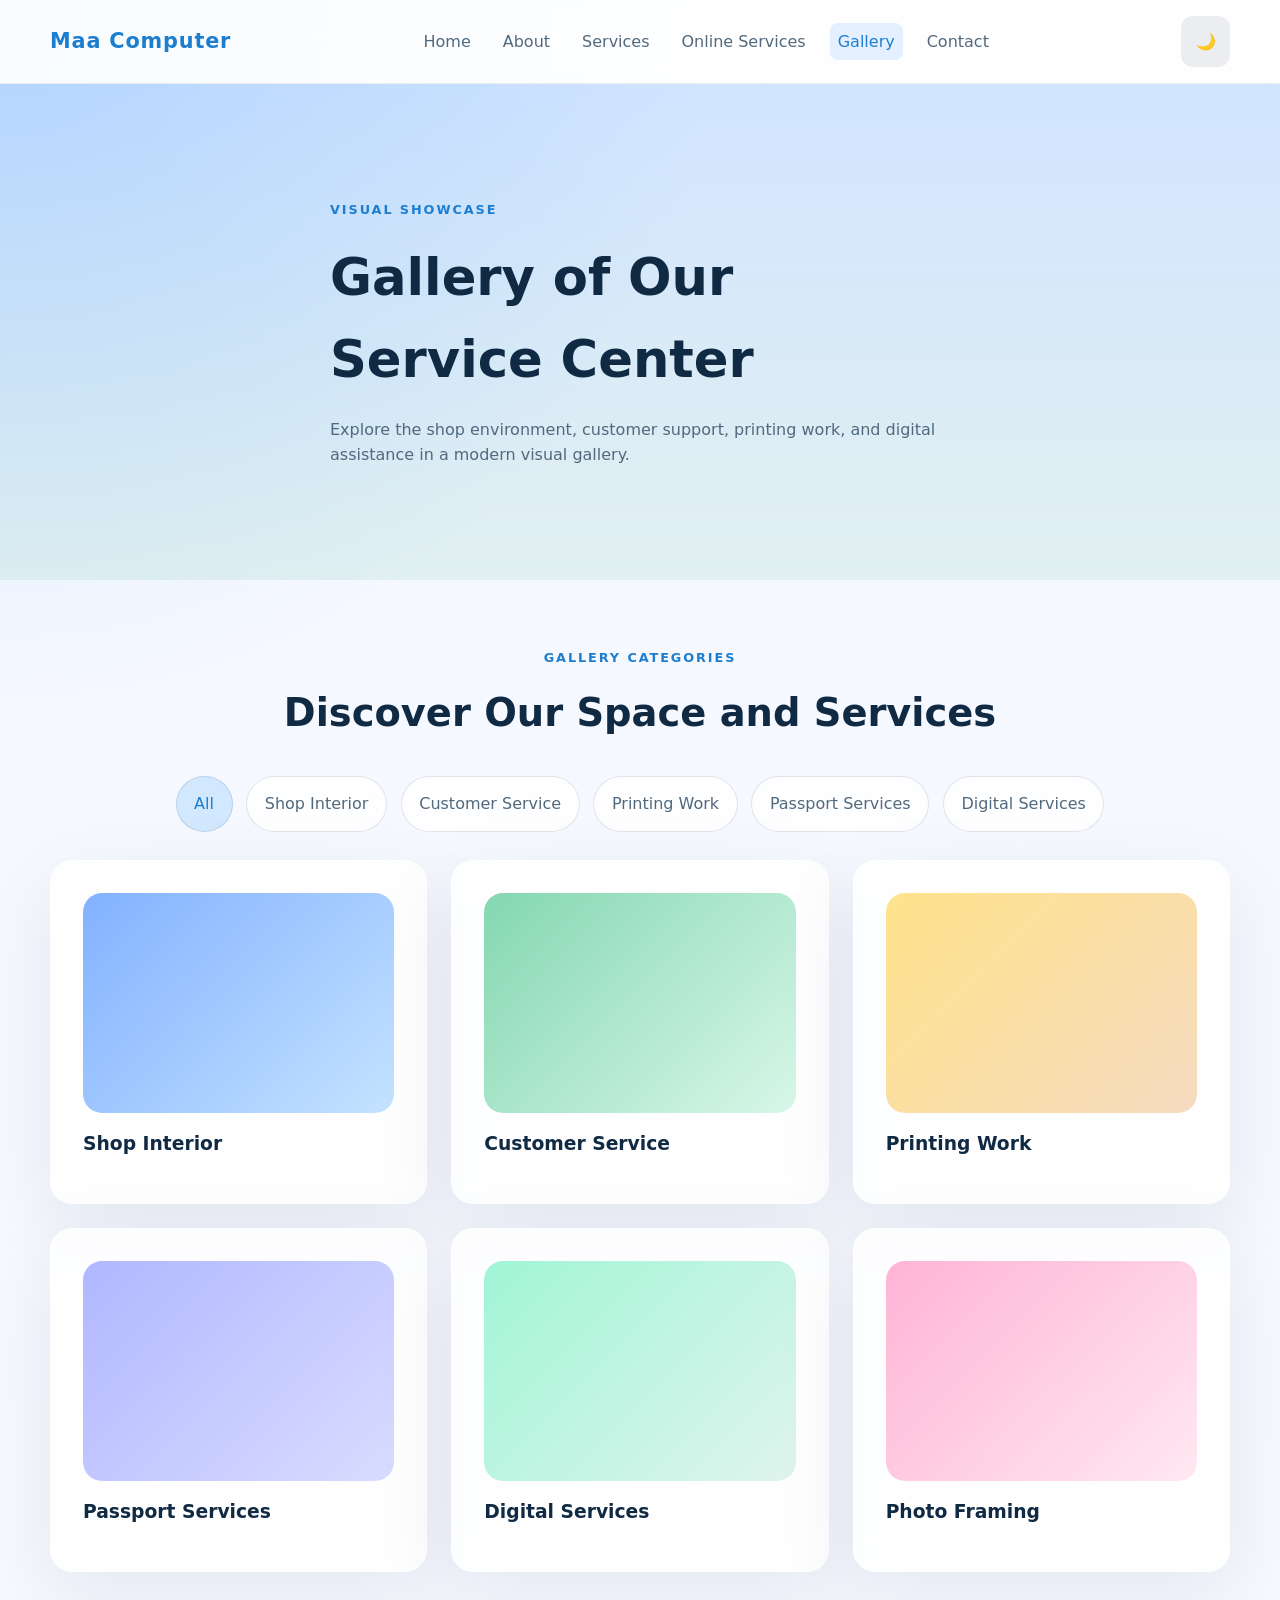
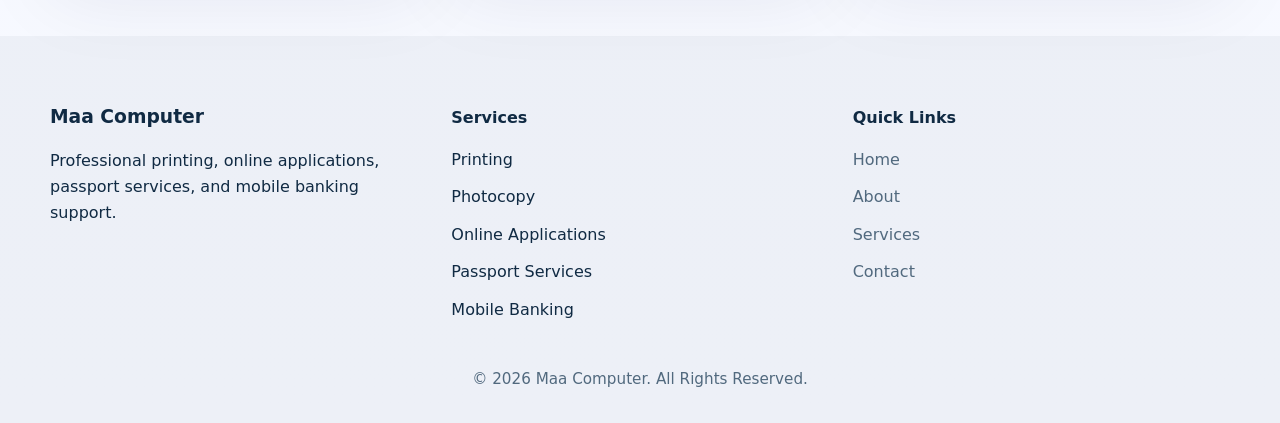
<file: gallery.html>
<!DOCTYPE html>
<html lang="en">
<head>
  <meta charset="UTF-8" />
  <meta name="viewport" content="width=device-width, initial-scale=1.0" />
  <title>Gallery | Maa Computer</title>
  <meta name="description" content="View the gallery at Maa Computer showcasing shop interior, customer service, printing work, and more." />
  <link rel="stylesheet" href="css/style.css" />
</head>
<body>
  <header class="site-header">
    <div class="container header-inner">
      <a href="index.html" class="brand">Maa Computer</a>
      <nav class="main-nav" id="mainNav">
        <a href="index.html">Home</a>
        <a href="about.html">About</a>
        <a href="services.html">Services</a>
        <a href="online-services.html">Online Services</a>
        <a href="gallery.html" class="active">Gallery</a>
        <a href="contact.html">Contact</a>
      </nav>
      <div class="header-controls">
        <button class="toggle-mode" id="themeToggle" aria-label="Toggle dark mode">🌙</button>
        <button class="menu-toggle" id="menuToggle" aria-label="Open mobile menu">☰</button>
      </div>
    </div>
  </header>

  <main>
    <section class="page-hero page-hero-gallery">
      <div class="container hero-copy hero-copy-gallery">
        <span class="eyebrow">Visual Showcase</span>
        <h1>Gallery of Our Service Center</h1>
        <p>Explore the shop environment, customer support, printing work, and digital assistance in a modern visual gallery.</p>
      </div>
    </section>

    <section class="section gallery-section">
      <div class="container">
        <div class="section-heading">
          <span>Gallery Categories</span>
          <h2>Discover Our Space and Services</h2>
        </div>
        <div class="filter-actions">
          <button class="filter-btn active" data-filter="all">All</button>
          <button class="filter-btn" data-filter="interior">Shop Interior</button>
          <button class="filter-btn" data-filter="service">Customer Service</button>
          <button class="filter-btn" data-filter="printing">Printing Work</button>
          <button class="filter-btn" data-filter="passport">Passport Services</button>
          <button class="filter-btn" data-filter="digital">Digital Services</button>
        </div>
        <div class="gallery-grid" id="galleryGrid">
          <article class="gallery-item glass-card" data-category="interior" data-title="Shop Interior">
            <div class="gallery-thumb interior"></div>
            <h3>Shop Interior</h3>
          </article>
          <article class="gallery-item glass-card" data-category="service" data-title="Customer Service">
            <div class="gallery-thumb service"></div>
            <h3>Customer Service</h3>
          </article>
          <article class="gallery-item glass-card" data-category="printing" data-title="Printing Work">
            <div class="gallery-thumb printing"></div>
            <h3>Printing Work</h3>
          </article>
          <article class="gallery-item glass-card" data-category="passport" data-title="Passport Services">
            <div class="gallery-thumb passport"></div>
            <h3>Passport Services</h3>
          </article>
          <article class="gallery-item glass-card" data-category="digital" data-title="Digital Services">
            <div class="gallery-thumb digital"></div>
            <h3>Digital Services</h3>
          </article>
          <article class="gallery-item glass-card" data-category="service" data-title="Framing & Photos">
            <div class="gallery-thumb framing"></div>
            <h3>Photo Framing</h3>
          </article>
        </div>
      </div>
    </section>

    <div class="lightbox" id="lightbox" aria-hidden="true">
      <div class="lightbox-content" role="dialog" aria-modal="true">
        <button class="close-lightbox" id="closeLightbox" aria-label="Close image preview">×</button>
        <div class="lightbox-image"></div>
        <p class="lightbox-title"></p>
      </div>
    </div>
  </main>

  <footer class="site-footer">
    <div class="container footer-grid">
      <div>
        <h3>Maa Computer</h3>
        <p>Professional printing, online applications, passport services, and mobile banking support.</p>
      </div>
      <div>
        <h4>Services</h4>
        <ul>
          <li>Printing</li>
          <li>Photocopy</li>
          <li>Online Applications</li>
          <li>Passport Services</li>
          <li>Mobile Banking</li>
        </ul>
      </div>
      <div>
        <h4>Quick Links</h4>
        <ul>
          <li><a href="index.html">Home</a></li>
          <li><a href="about.html">About</a></li>
          <li><a href="services.html">Services</a></li>
          <li><a href="contact.html">Contact</a></li>
        </ul>
      </div>
    </div>
    <div class="footer-bottom">© 2026 Maa Computer. All Rights Reserved.</div>
  </footer>
  <button class="back-top" id="backTop" aria-label="Scroll back to top">↑</button>
  <script src="js/script.js"></script>
</body>
</html>
</file>
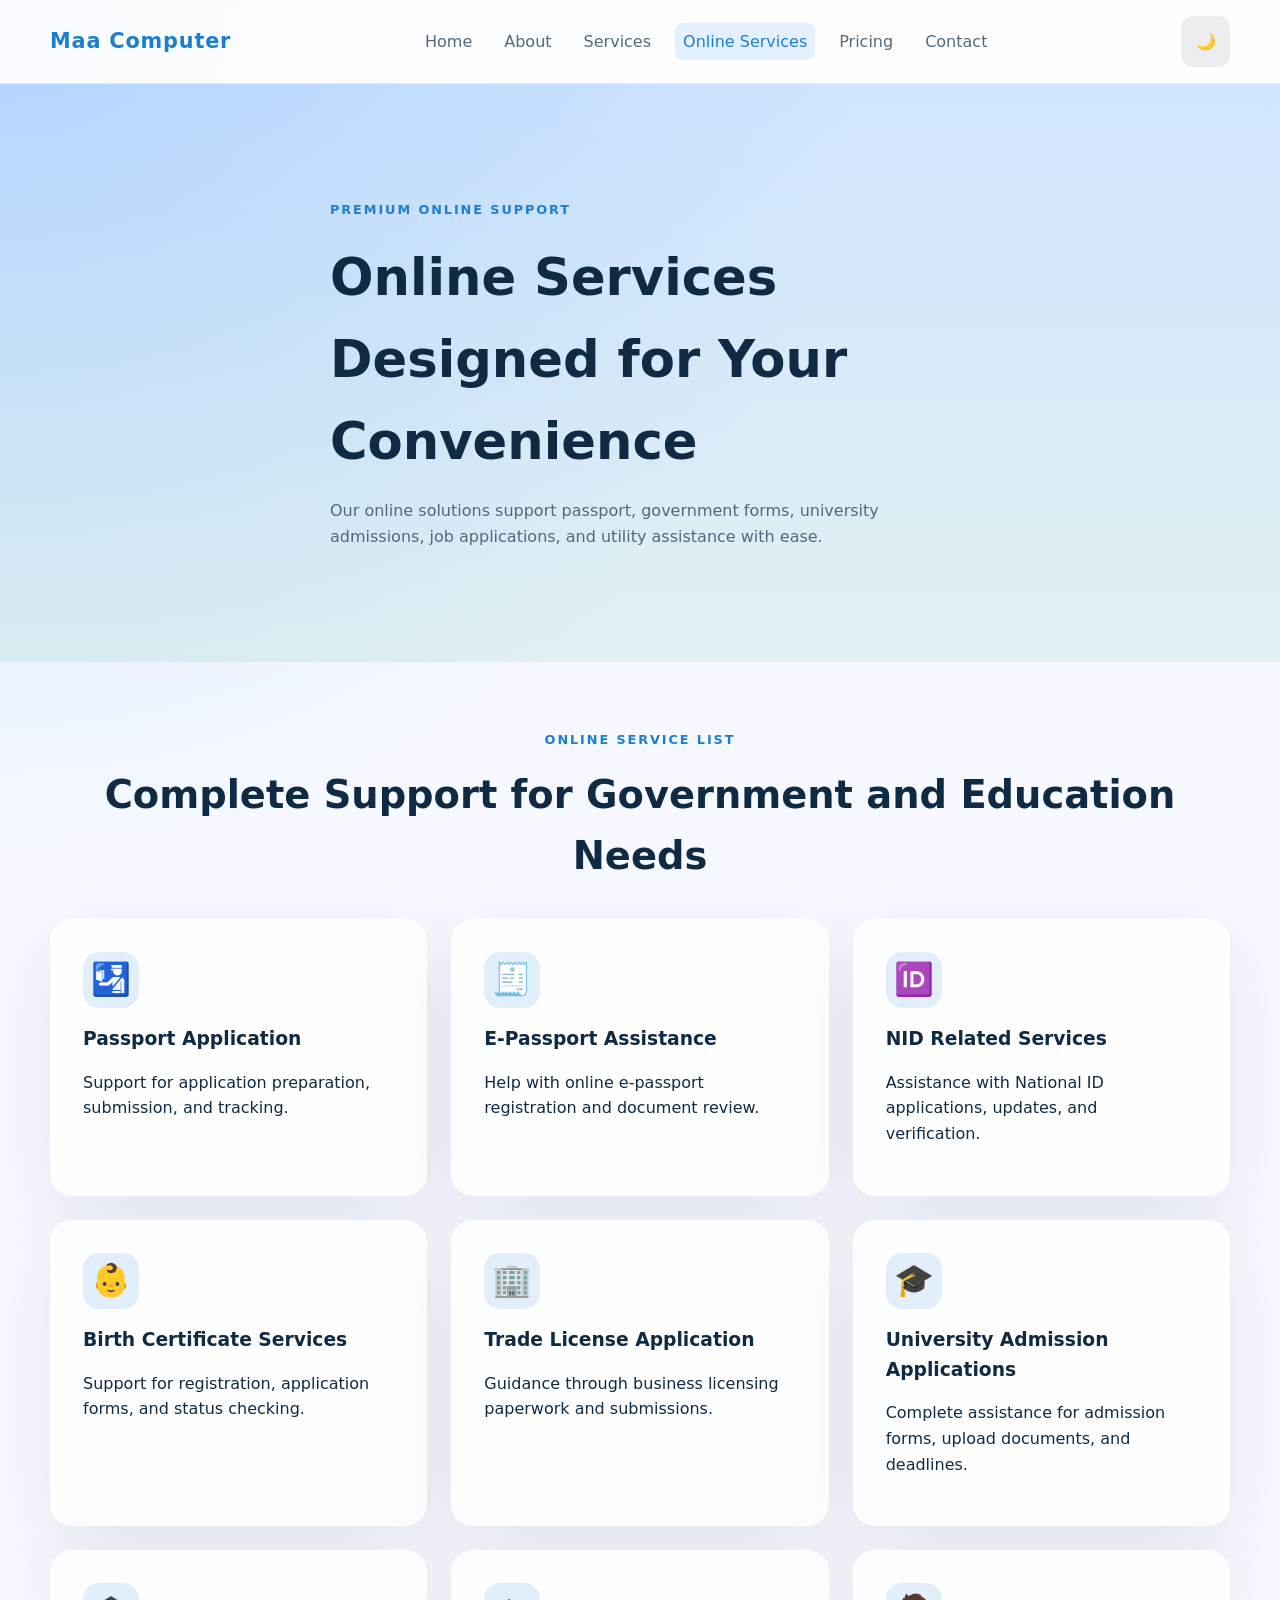
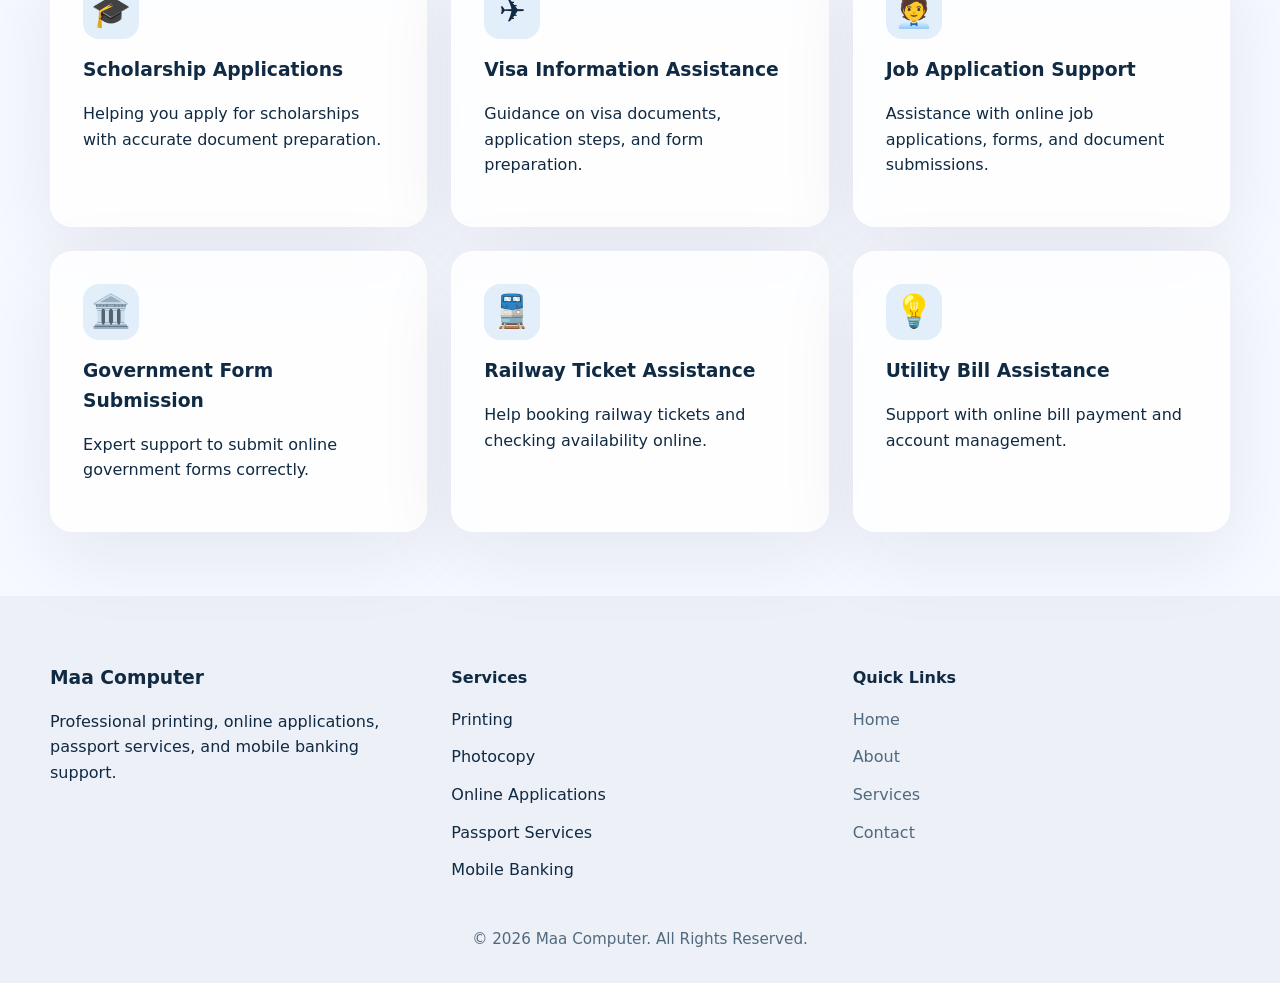
<file: online-services.html>
<!DOCTYPE html>
<html lang="en">
<head>
  <meta charset="UTF-8" />
  <meta name="viewport" content="width=device-width, initial-scale=1.0" />
  <title>Online Services | Maa Computer</title>
  <meta name="description" content="Explore premium online services at Maa Computer such as passport, university, scholarship, and government form support." />
  <link rel="stylesheet" href="css/style.css" />
</head>
<body>
  <header class="site-header">
    <div class="container header-inner">
      <a href="index.html" class="brand">Maa Computer</a>
      <nav class="main-nav" id="mainNav">
        <a href="index.html">Home</a>
        <a href="about.html">About</a>
        <a href="services.html">Services</a>
        <a href="online-services.html" class="active">Online Services</a>
        <a href="pricing.html">Pricing</a>
        <a href="contact.html">Contact</a>
      </nav>
      <div class="header-controls">
        <button class="toggle-mode" id="themeToggle" aria-label="Toggle dark mode">🌙</button>
        <button class="menu-toggle" id="menuToggle" aria-label="Open mobile menu">☰</button>
      </div>
    </div>
  </header>

  <main>
    <section class="page-hero page-hero-online">
      <div class="container hero-copy hero-copy-online">
        <span class="eyebrow">Premium Online Support</span>
        <h1>Online Services Designed for Your Convenience</h1>
        <p>Our online solutions support passport, government forms, university admissions, job applications, and utility assistance with ease.</p>
      </div>
    </section>

    <section class="section online-services-section">
      <div class="container">
        <div class="section-heading">
          <span>Online Service List</span>
          <h2>Complete Support for Government and Education Needs</h2>
        </div>
        <div class="premium-grid">
          <article class="premium-card glass-card">
            <div class="icon">🛂</div>
            <h3>Passport Application</h3>
            <p>Support for application preparation, submission, and tracking.</p>
          </article>
          <article class="premium-card glass-card">
            <div class="icon">🧾</div>
            <h3>E-Passport Assistance</h3>
            <p>Help with online e-passport registration and document review.</p>
          </article>
          <article class="premium-card glass-card">
            <div class="icon">🆔</div>
            <h3>NID Related Services</h3>
            <p>Assistance with National ID applications, updates, and verification.</p>
          </article>
          <article class="premium-card glass-card">
            <div class="icon">👶</div>
            <h3>Birth Certificate Services</h3>
            <p>Support for registration, application forms, and status checking.</p>
          </article>
          <article class="premium-card glass-card">
            <div class="icon">🏢</div>
            <h3>Trade License Application</h3>
            <p>Guidance through business licensing paperwork and submissions.</p>
          </article>
          <article class="premium-card glass-card">
            <div class="icon">🎓</div>
            <h3>University Admission Applications</h3>
            <p>Complete assistance for admission forms, upload documents, and deadlines.</p>
          </article>
          <article class="premium-card glass-card">
            <div class="icon">🎓</div>
            <h3>Scholarship Applications</h3>
            <p>Helping you apply for scholarships with accurate document preparation.</p>
          </article>
          <article class="premium-card glass-card">
            <div class="icon">✈️</div>
            <h3>Visa Information Assistance</h3>
            <p>Guidance on visa documents, application steps, and form preparation.</p>
          </article>
          <article class="premium-card glass-card">
            <div class="icon">🧑‍💼</div>
            <h3>Job Application Support</h3>
            <p>Assistance with online job applications, forms, and document submissions.</p>
          </article>
          <article class="premium-card glass-card">
            <div class="icon">🏛️</div>
            <h3>Government Form Submission</h3>
            <p>Expert support to submit online government forms correctly.</p>
          </article>
          <article class="premium-card glass-card">
            <div class="icon">🚆</div>
            <h3>Railway Ticket Assistance</h3>
            <p>Help booking railway tickets and checking availability online.</p>
          </article>
          <article class="premium-card glass-card">
            <div class="icon">💡</div>
            <h3>Utility Bill Assistance</h3>
            <p>Support with online bill payment and account management.</p>
          </article>
        </div>
      </div>
    </section>
  </main>

  <footer class="site-footer">
    <div class="container footer-grid">
      <div>
        <h3>Maa Computer</h3>
        <p>Professional printing, online applications, passport services, and mobile banking support.</p>
      </div>
      <div>
        <h4>Services</h4>
        <ul>
          <li>Printing</li>
          <li>Photocopy</li>
          <li>Online Applications</li>
          <li>Passport Services</li>
          <li>Mobile Banking</li>
        </ul>
      </div>
      <div>
        <h4>Quick Links</h4>
        <ul>
          <li><a href="index.html">Home</a></li>
          <li><a href="about.html">About</a></li>
          <li><a href="services.html">Services</a></li>
          <li><a href="contact.html">Contact</a></li>
        </ul>
      </div>
    </div>
    <div class="footer-bottom">© 2026 Maa Computer. All Rights Reserved.</div>
  </footer>
  <button class="back-top" id="backTop" aria-label="Scroll back to top">↑</button>
  <script src="js/script.js"></script>
</body>
</html>
</file>
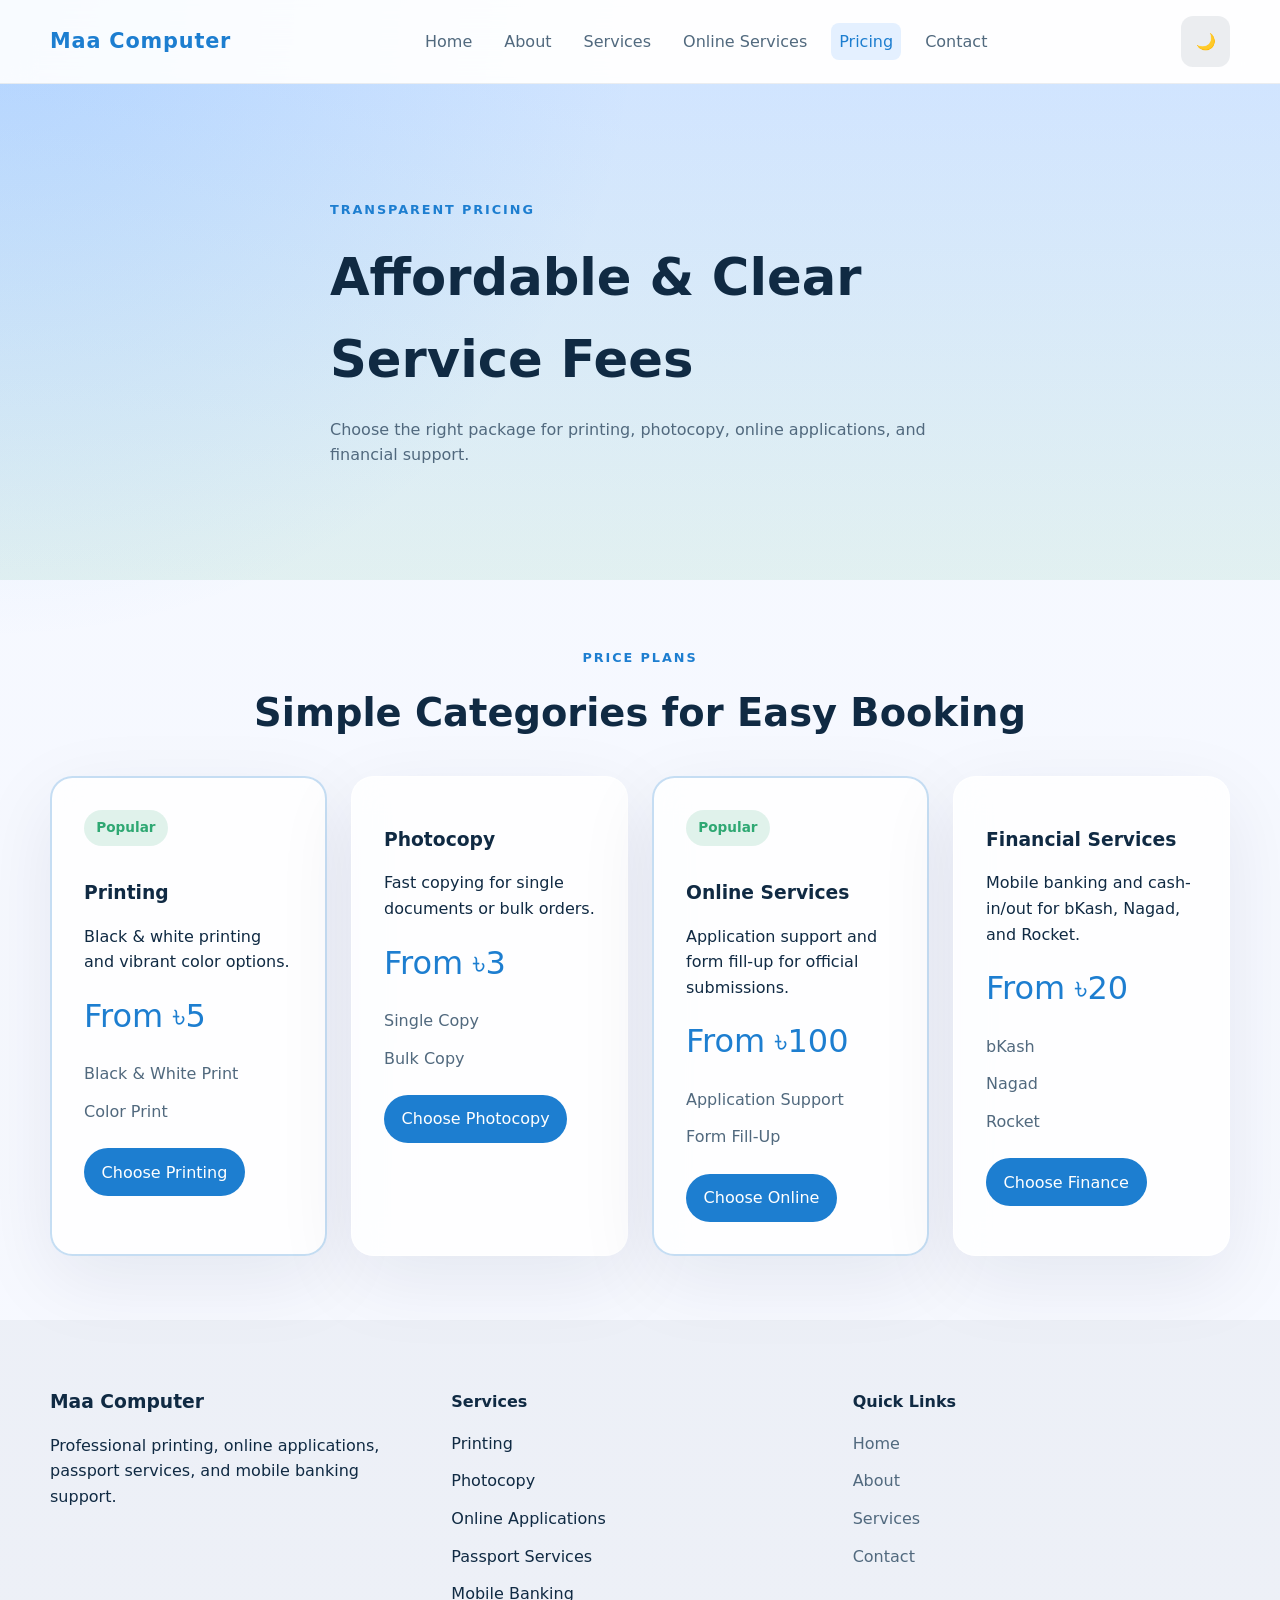
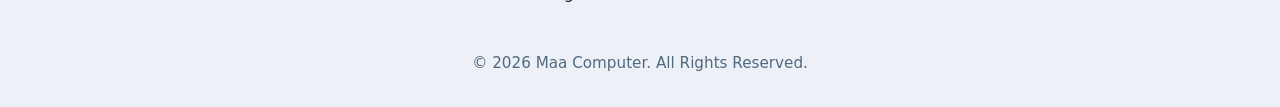
<file: pricing.html>
<!DOCTYPE html>
<html lang="en">
<head>
  <meta charset="UTF-8" />
  <meta name="viewport" content="width=device-width, initial-scale=1.0" />
  <title>Pricing | Maa Computer</title>
  <meta name="description" content="View our pricing plans for printing, photocopy, online services, and financial services at Maa Computer." />
  <link rel="stylesheet" href="css/style.css" />
</head>
<body>
  <header class="site-header">
    <div class="container header-inner">
      <a href="index.html" class="brand">Maa Computer</a>
      <nav class="main-nav" id="mainNav">
        <a href="index.html">Home</a>
        <a href="about.html">About</a>
        <a href="services.html">Services</a>
        <a href="online-services.html">Online Services</a>
        <a href="pricing.html" class="active">Pricing</a>
        <a href="contact.html">Contact</a>
      </nav>
      <div class="header-controls">
        <button class="toggle-mode" id="themeToggle" aria-label="Toggle dark mode">🌙</button>
        <button class="menu-toggle" id="menuToggle" aria-label="Open mobile menu">☰</button>
      </div>
    </div>
  </header>

  <main>
    <section class="page-hero page-hero-pricing">
      <div class="container hero-copy hero-copy-pricing">
        <span class="eyebrow">Transparent Pricing</span>
        <h1>Affordable & Clear Service Fees</h1>
        <p>Choose the right package for printing, photocopy, online applications, and financial support.</p>
      </div>
    </section>

    <section class="section pricing-section">
      <div class="container">
        <div class="section-heading">
          <span>Price Plans</span>
          <h2>Simple Categories for Easy Booking</h2>
        </div>
        <div class="pricing-grid">
          <article class="pricing-card glass-card popular">
            <span class="badge">Popular</span>
            <h3>Printing</h3>
            <p>Black & white printing and vibrant color options.</p>
            <div class="price">From ৳5</div>
            <ul>
              <li>Black & White Print</li>
              <li>Color Print</li>
            </ul>
            <a href="services.html" class="btn btn-sm">Choose Printing</a>
          </article>
          <article class="pricing-card glass-card">
            <h3>Photocopy</h3>
            <p>Fast copying for single documents or bulk orders.</p>
            <div class="price">From ৳3</div>
            <ul>
              <li>Single Copy</li>
              <li>Bulk Copy</li>
            </ul>
            <a href="services.html" class="btn btn-sm">Choose Photocopy</a>
          </article>
          <article class="pricing-card glass-card popular">
            <span class="badge">Popular</span>
            <h3>Online Services</h3>
            <p>Application support and form fill-up for official submissions.</p>
            <div class="price">From ৳100</div>
            <ul>
              <li>Application Support</li>
              <li>Form Fill-Up</li>
            </ul>
            <a href="online-services.html" class="btn btn-sm">Choose Online</a>
          </article>
          <article class="pricing-card glass-card">
            <h3>Financial Services</h3>
            <p>Mobile banking and cash-in/out for bKash, Nagad, and Rocket.</p>
            <div class="price">From ৳20</div>
            <ul>
              <li>bKash</li>
              <li>Nagad</li>
              <li>Rocket</li>
            </ul>
            <a href="services.html" class="btn btn-sm">Choose Finance</a>
          </article>
        </div>
      </div>
    </section>
  </main>

  <footer class="site-footer">
    <div class="container footer-grid">
      <div>
        <h3>Maa Computer</h3>
        <p>Professional printing, online applications, passport services, and mobile banking support.</p>
      </div>
      <div>
        <h4>Services</h4>
        <ul>
          <li>Printing</li>
          <li>Photocopy</li>
          <li>Online Applications</li>
          <li>Passport Services</li>
          <li>Mobile Banking</li>
        </ul>
      </div>
      <div>
        <h4>Quick Links</h4>
        <ul>
          <li><a href="index.html">Home</a></li>
          <li><a href="about.html">About</a></li>
          <li><a href="services.html">Services</a></li>
          <li><a href="contact.html">Contact</a></li>
        </ul>
      </div>
    </div>
    <div class="footer-bottom">© 2026 Maa Computer. All Rights Reserved.</div>
  </footer>
  <button class="back-top" id="backTop" aria-label="Scroll back to top">↑</button>
  <script src="js/script.js"></script>
</body>
</html>
</file>
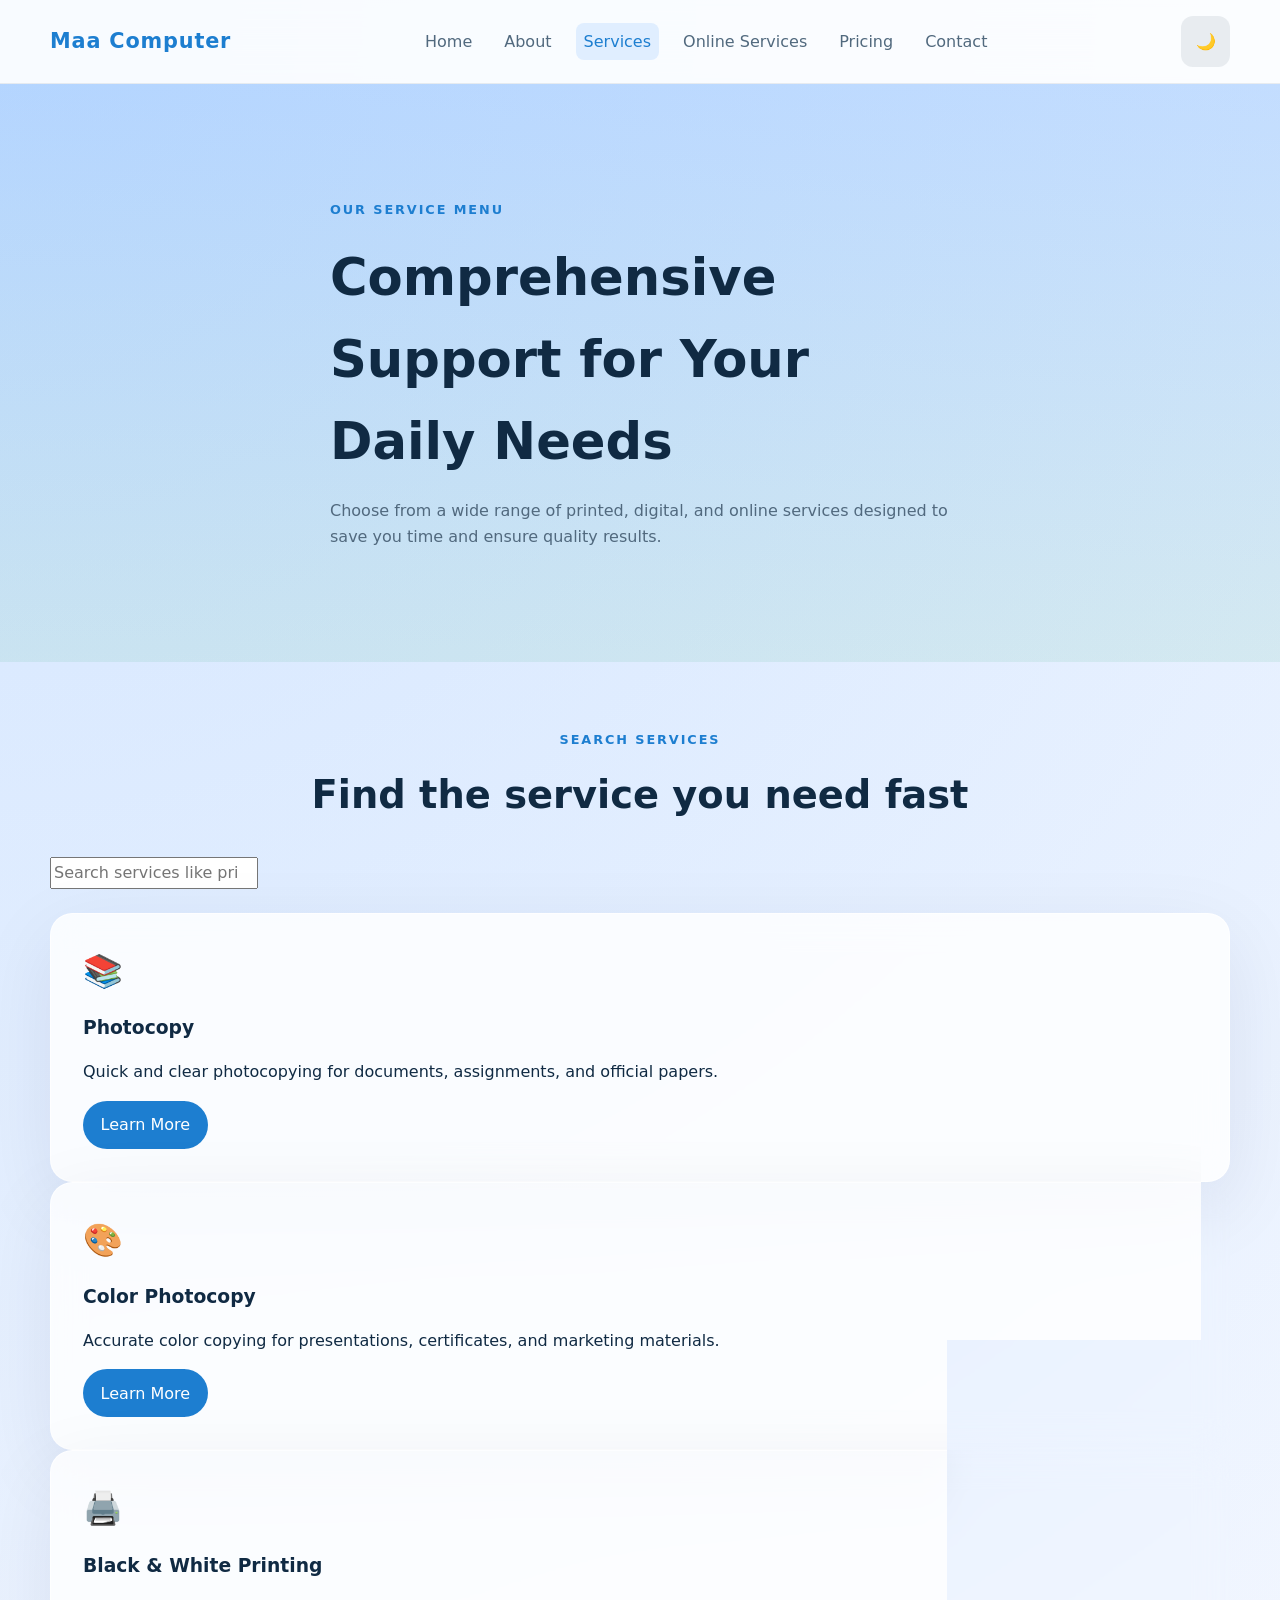
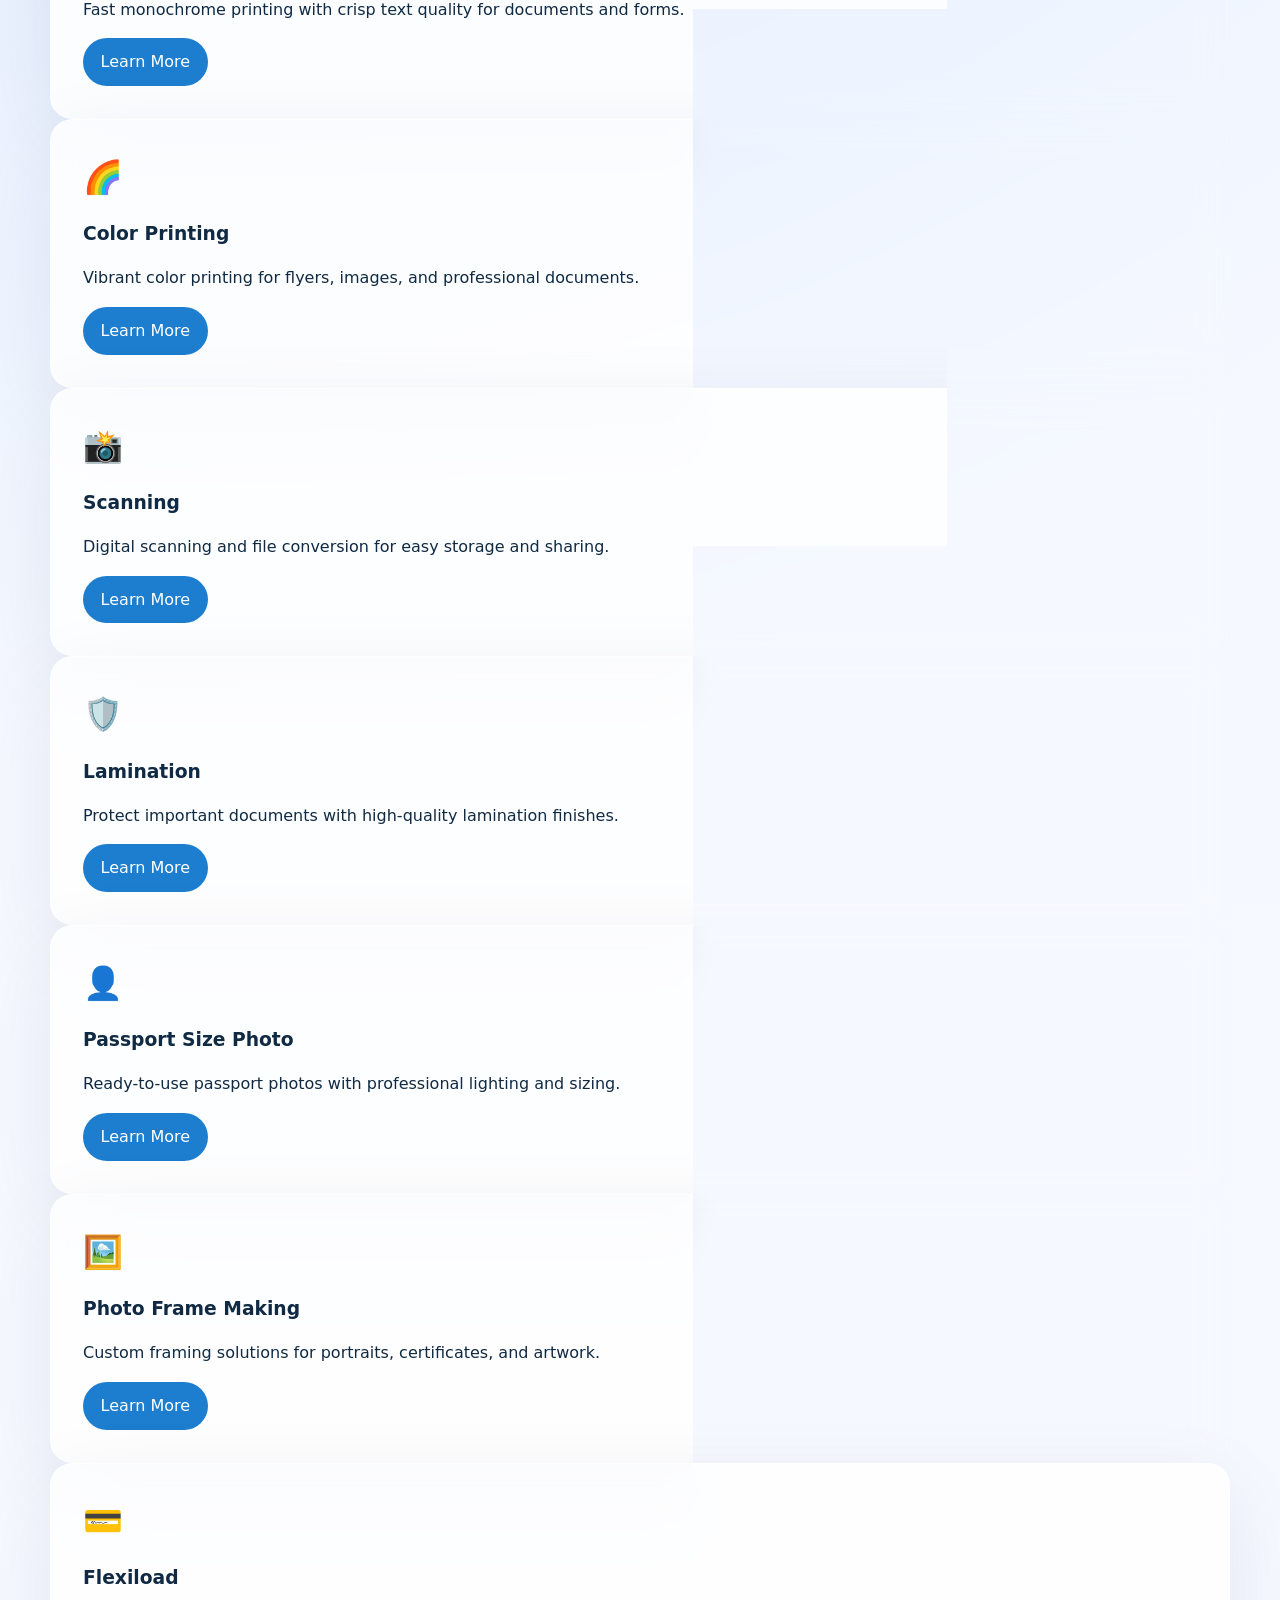
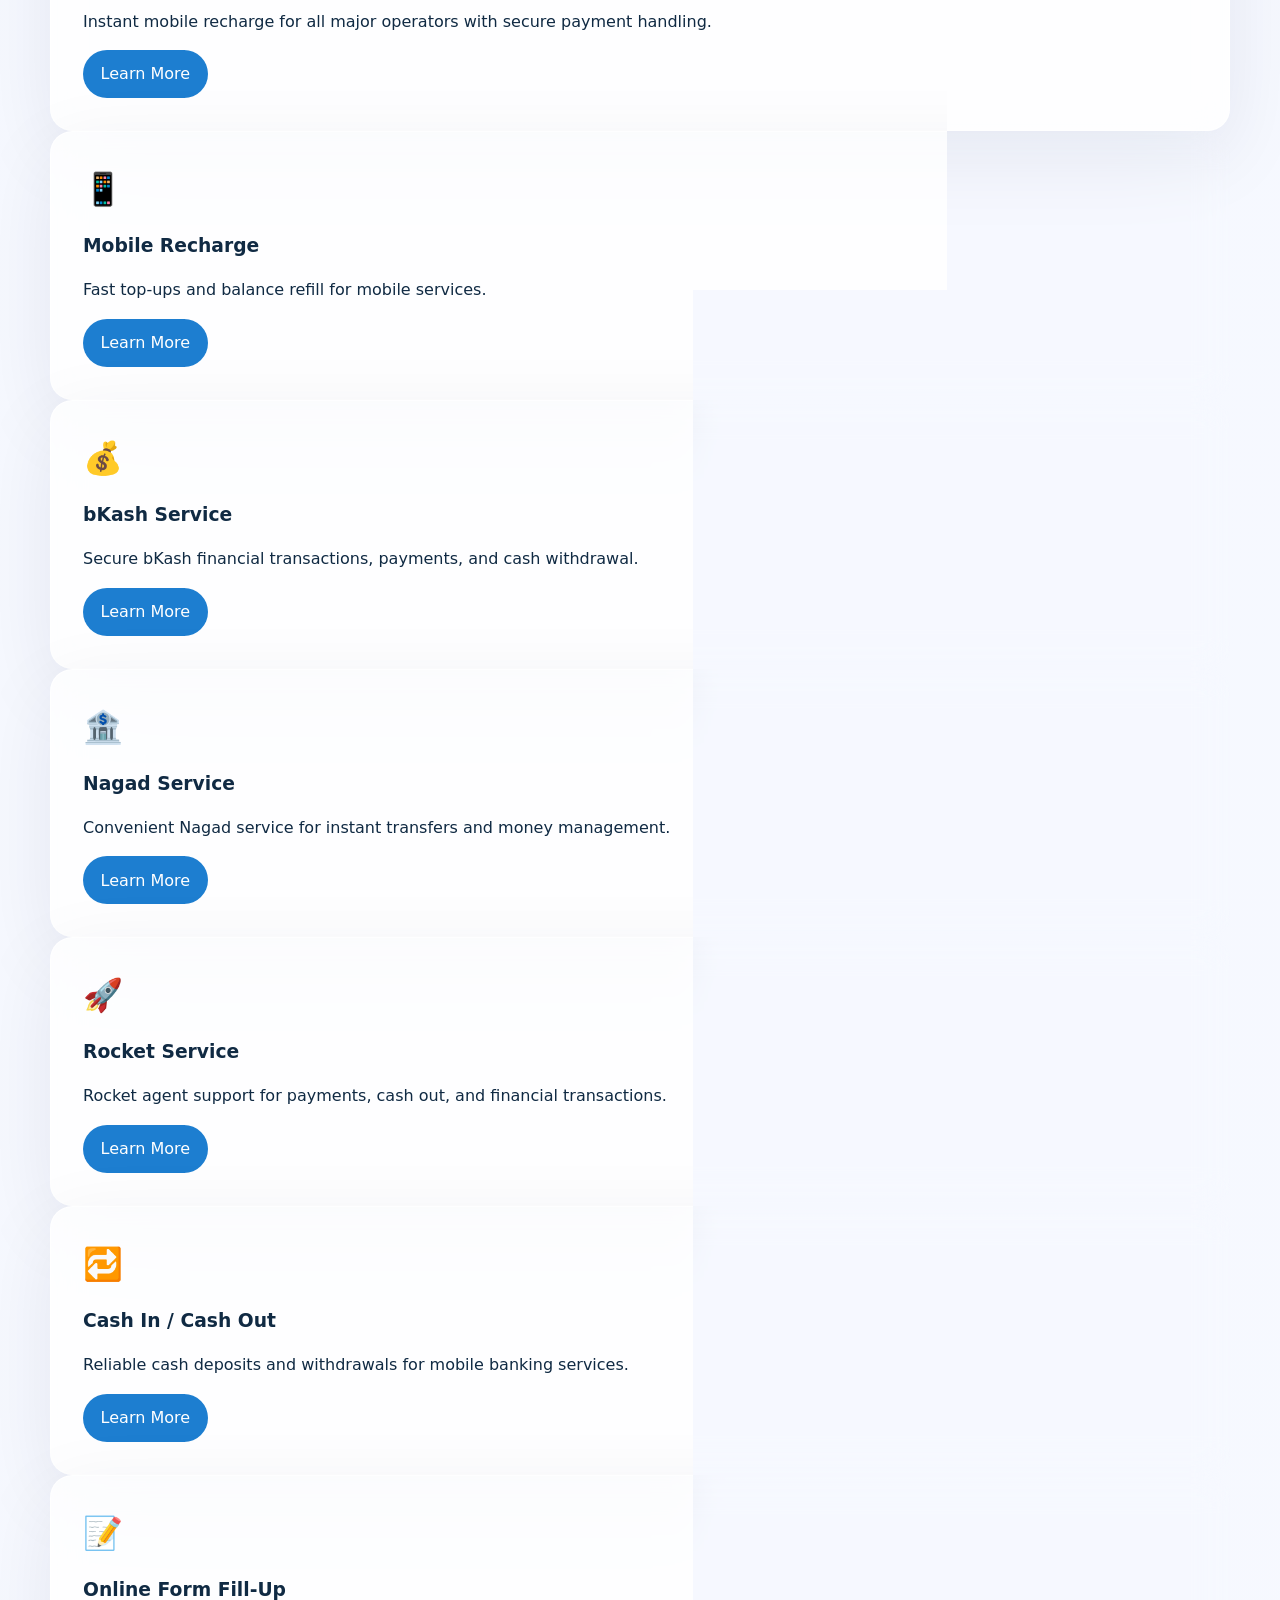
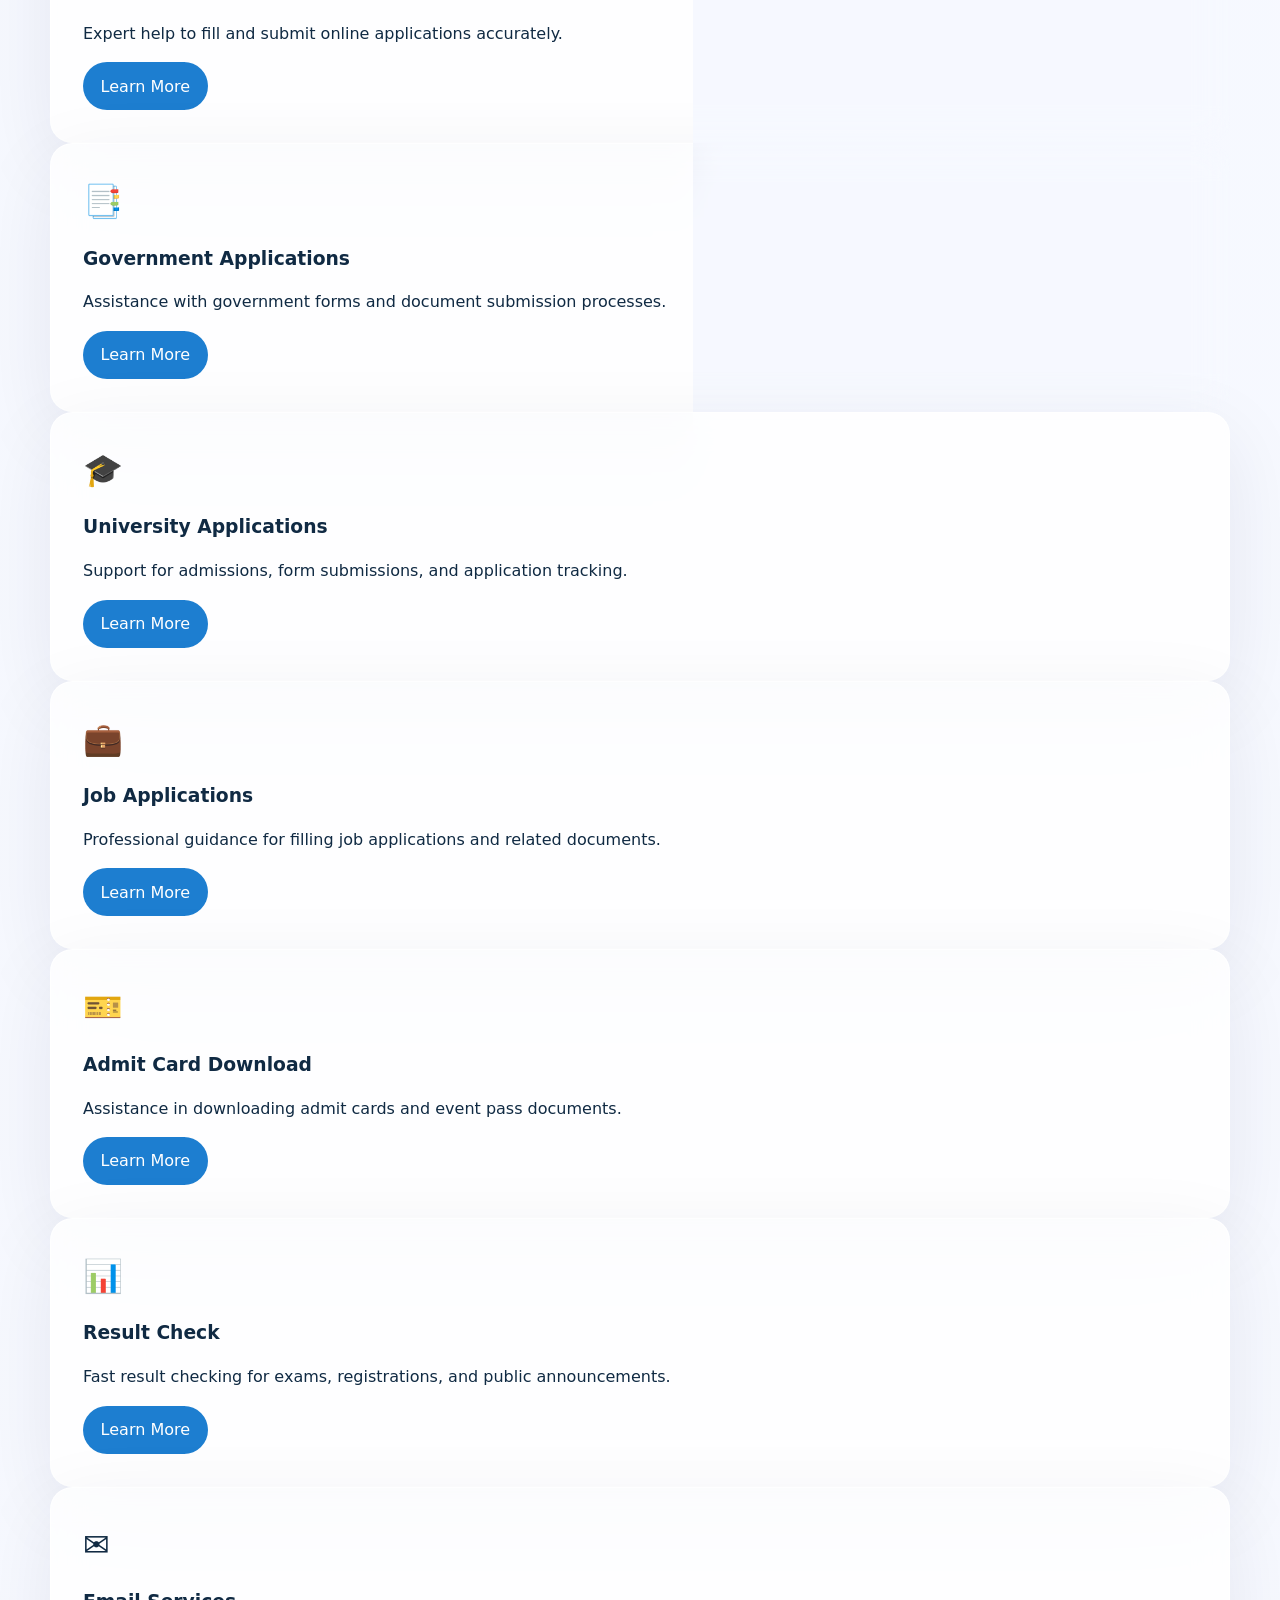
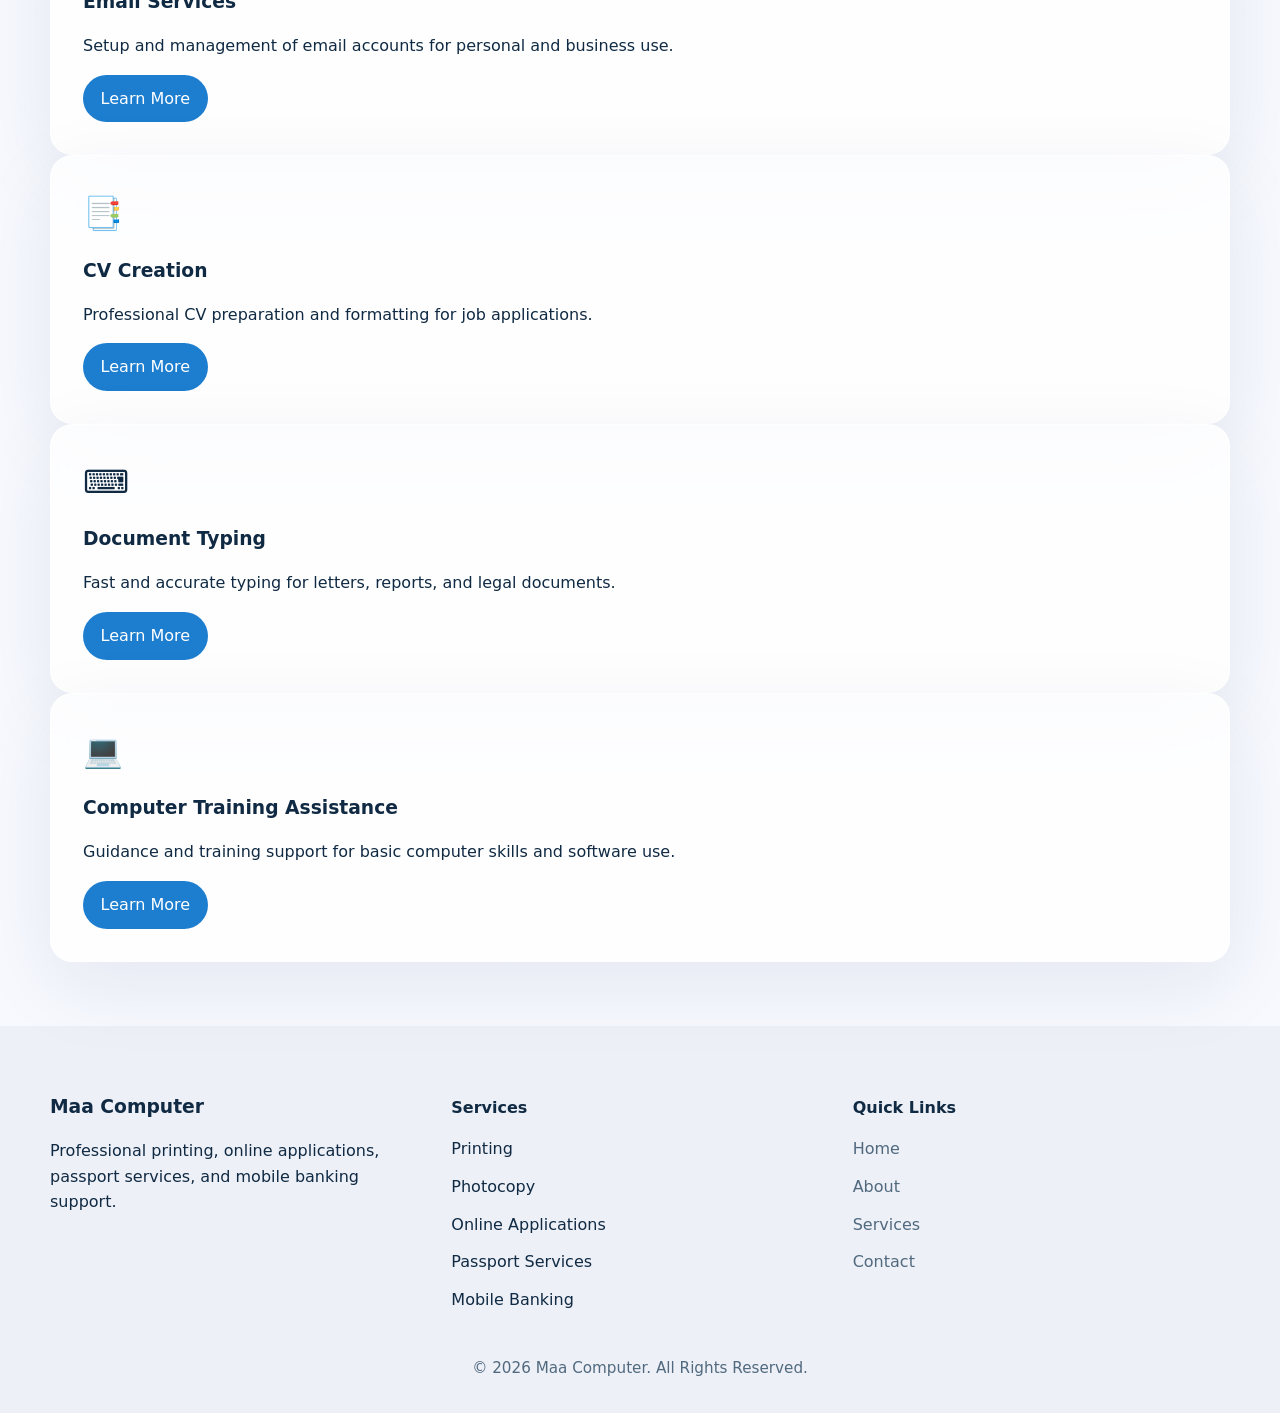
<file: services.html>
<!DOCTYPE html>
<html lang="en">
<head>
  <meta charset="UTF-8" />
  <meta name="viewport" content="width=device-width, initial-scale=1.0" />
  <title>Services | Maa Computer</title>
  <meta name="description" content="Explore Maa Computer services including printing, photocopy, online applications, and digital support with detailed service cards." />
  <link rel="stylesheet" href="css/style.css" />
</head>
<body>
  <header class="site-header">
    <div class="container header-inner">
      <a href="index.html" class="brand">Maa Computer</a>
      <nav class="main-nav" id="mainNav">
        <a href="index.html">Home</a>
        <a href="about.html">About</a>
        <a href="services.html" class="active">Services</a>
        <a href="online-services.html">Online Services</a>
        <a href="pricing.html">Pricing</a>
        <a href="contact.html">Contact</a>
      </nav>
      <div class="header-controls">
        <button class="toggle-mode" id="themeToggle" aria-label="Toggle dark mode">🌙</button>
        <button class="menu-toggle" id="menuToggle" aria-label="Open mobile menu">☰</button>
      </div>
    </div>
  </header>

  <main>
    <section class="page-hero page-hero-services">
      <div class="container hero-copy hero-copy-services">
        <span class="eyebrow">Our Service Menu</span>
        <h1>Comprehensive Support for Your Daily Needs</h1>
        <p>Choose from a wide range of printed, digital, and online services designed to save you time and ensure quality results.</p>
      </div>
    </section>

    <section class="section service-search-section">
      <div class="container">
        <div class="section-heading">
          <span>Search Services</span>
          <h2>Find the service you need fast</h2>
        </div>
        <div class="search-box">
          <input type="search" id="serviceSearch" placeholder="Search services like printing, photocopy, online forms..." aria-label="Search services" />
        </div>
        <div class="services-grid" id="servicesGrid">
          <article class="service-card glass-card" data-title="Photocopy">
            <div class="service-icon">📚</div>
            <h3>Photocopy</h3>
            <p>Quick and clear photocopying for documents, assignments, and official papers.</p>
            <a class="btn btn-sm" href="#">Learn More</a>
          </article>
          <article class="service-card glass-card" data-title="Color Photocopy">
            <div class="service-icon">🎨</div>
            <h3>Color Photocopy</h3>
            <p>Accurate color copying for presentations, certificates, and marketing materials.</p>
            <a class="btn btn-sm" href="#">Learn More</a>
          </article>
          <article class="service-card glass-card" data-title="Black & White Printing">
            <div class="service-icon">🖨️</div>
            <h3>Black & White Printing</h3>
            <p>Fast monochrome printing with crisp text quality for documents and forms.</p>
            <a class="btn btn-sm" href="#">Learn More</a>
          </article>
          <article class="service-card glass-card" data-title="Color Printing">
            <div class="service-icon">🌈</div>
            <h3>Color Printing</h3>
            <p>Vibrant color printing for flyers, images, and professional documents.</p>
            <a class="btn btn-sm" href="#">Learn More</a>
          </article>
          <article class="service-card glass-card" data-title="Scanning">
            <div class="service-icon">📸</div>
            <h3>Scanning</h3>
            <p>Digital scanning and file conversion for easy storage and sharing.</p>
            <a class="btn btn-sm" href="#">Learn More</a>
          </article>
          <article class="service-card glass-card" data-title="Lamination">
            <div class="service-icon">🛡️</div>
            <h3>Lamination</h3>
            <p>Protect important documents with high-quality lamination finishes.</p>
            <a class="btn btn-sm" href="#">Learn More</a>
          </article>
          <article class="service-card glass-card" data-title="Passport Size Photo">
            <div class="service-icon">👤</div>
            <h3>Passport Size Photo</h3>
            <p>Ready-to-use passport photos with professional lighting and sizing.</p>
            <a class="btn btn-sm" href="#">Learn More</a>
          </article>
          <article class="service-card glass-card" data-title="Photo Frame Making">
            <div class="service-icon">🖼️</div>
            <h3>Photo Frame Making</h3>
            <p>Custom framing solutions for portraits, certificates, and artwork.</p>
            <a class="btn btn-sm" href="#">Learn More</a>
          </article>
          <article class="service-card glass-card" data-title="Flexiload">
            <div class="service-icon">💳</div>
            <h3>Flexiload</h3>
            <p>Instant mobile recharge for all major operators with secure payment handling.</p>
            <a class="btn btn-sm" href="#">Learn More</a>
          </article>
          <article class="service-card glass-card" data-title="Mobile Recharge">
            <div class="service-icon">📱</div>
            <h3>Mobile Recharge</h3>
            <p>Fast top-ups and balance refill for mobile services.</p>
            <a class="btn btn-sm" href="#">Learn More</a>
          </article>
          <article class="service-card glass-card" data-title="bKash Service">
            <div class="service-icon">💰</div>
            <h3>bKash Service</h3>
            <p>Secure bKash financial transactions, payments, and cash withdrawal.
</p>
            <a class="btn btn-sm" href="#">Learn More</a>
          </article>
          <article class="service-card glass-card" data-title="Nagad Service">
            <div class="service-icon">🏦</div>
            <h3>Nagad Service</h3>
            <p>Convenient Nagad service for instant transfers and money management.</p>
            <a class="btn btn-sm" href="#">Learn More</a>
          </article>
          <article class="service-card glass-card" data-title="Rocket Service">
            <div class="service-icon">🚀</div>
            <h3>Rocket Service</h3>
            <p>Rocket agent support for payments, cash out, and financial transactions.</p>
            <a class="btn btn-sm" href="#">Learn More</a>
          </article>
          <article class="service-card glass-card" data-title="Cash In / Cash Out">
            <div class="service-icon">🔁</div>
            <h3>Cash In / Cash Out</h3>
            <p>Reliable cash deposits and withdrawals for mobile banking services.</p>
            <a class="btn btn-sm" href="#">Learn More</a>
          </article>
          <article class="service-card glass-card" data-title="Online Form Fill-Up">
            <div class="service-icon">📝</div>
            <h3>Online Form Fill-Up</h3>
            <p>Expert help to fill and submit online applications accurately.</p>
            <a class="btn btn-sm" href="#">Learn More</a>
          </article>
          <article class="service-card glass-card" data-title="Government Applications">
            <div class="service-icon">📑</div>
            <h3>Government Applications</h3>
            <p>Assistance with government forms and document submission processes.</p>
            <a class="btn btn-sm" href="#">Learn More</a>
          </article>
          <article class="service-card glass-card" data-title="University Applications">
            <div class="service-icon">🎓</div>
            <h3>University Applications</h3>
            <p>Support for admissions, form submissions, and application tracking.</p>
            <a class="btn btn-sm" href="#">Learn More</a>
          </article>
          <article class="service-card glass-card" data-title="Job Applications">
            <div class="service-icon">💼</div>
            <h3>Job Applications</h3>
            <p>Professional guidance for filling job applications and related documents.</p>
            <a class="btn btn-sm" href="#">Learn More</a>
          </article>
          <article class="service-card glass-card" data-title="Admit Card Download">
            <div class="service-icon">🎫</div>
            <h3>Admit Card Download</h3>
            <p>Assistance in downloading admit cards and event pass documents.</p>
            <a class="btn btn-sm" href="#">Learn More</a>
          </article>
          <article class="service-card glass-card" data-title="Result Check">
            <div class="service-icon">📊</div>
            <h3>Result Check</h3>
            <p>Fast result checking for exams, registrations, and public announcements.</p>
            <a class="btn btn-sm" href="#">Learn More</a>
          </article>
          <article class="service-card glass-card" data-title="Email Services">
            <div class="service-icon">✉️</div>
            <h3>Email Services</h3>
            <p>Setup and management of email accounts for personal and business use.</p>
            <a class="btn btn-sm" href="#">Learn More</a>
          </article>
          <article class="service-card glass-card" data-title="CV Creation">
            <div class="service-icon">📑</div>
            <h3>CV Creation</h3>
            <p>Professional CV preparation and formatting for job applications.</p>
            <a class="btn btn-sm" href="#">Learn More</a>
          </article>
          <article class="service-card glass-card" data-title="Document Typing">
            <div class="service-icon">⌨️</div>
            <h3>Document Typing</h3>
            <p>Fast and accurate typing for letters, reports, and legal documents.</p>
            <a class="btn btn-sm" href="#">Learn More</a>
          </article>
          <article class="service-card glass-card" data-title="Computer Training Assistance">
            <div class="service-icon">💻</div>
            <h3>Computer Training Assistance</h3>
            <p>Guidance and training support for basic computer skills and software use.</p>
            <a class="btn btn-sm" href="#">Learn More</a>
          </article>
        </div>
      </div>
    </section>
  </main>

  <footer class="site-footer">
    <div class="container footer-grid">
      <div>
        <h3>Maa Computer</h3>
        <p>Professional printing, online applications, passport services, and mobile banking support.</p>
      </div>
      <div>
        <h4>Services</h4>
        <ul>
          <li>Printing</li>
          <li>Photocopy</li>
          <li>Online Applications</li>
          <li>Passport Services</li>
          <li>Mobile Banking</li>
        </ul>
      </div>
      <div>
        <h4>Quick Links</h4>
        <ul>
          <li><a href="index.html">Home</a></li>
          <li><a href="about.html">About</a></li>
          <li><a href="services.html">Services</a></li>
          <li><a href="contact.html">Contact</a></li>
        </ul>
      </div>
    </div>
    <div class="footer-bottom">© 2026 Maa Computer. All Rights Reserved.</div>
  </footer>
  <button class="back-top" id="backTop" aria-label="Scroll back to top">↑</button>
  <script src="js/script.js"></script>
</body>
</html>
</file>
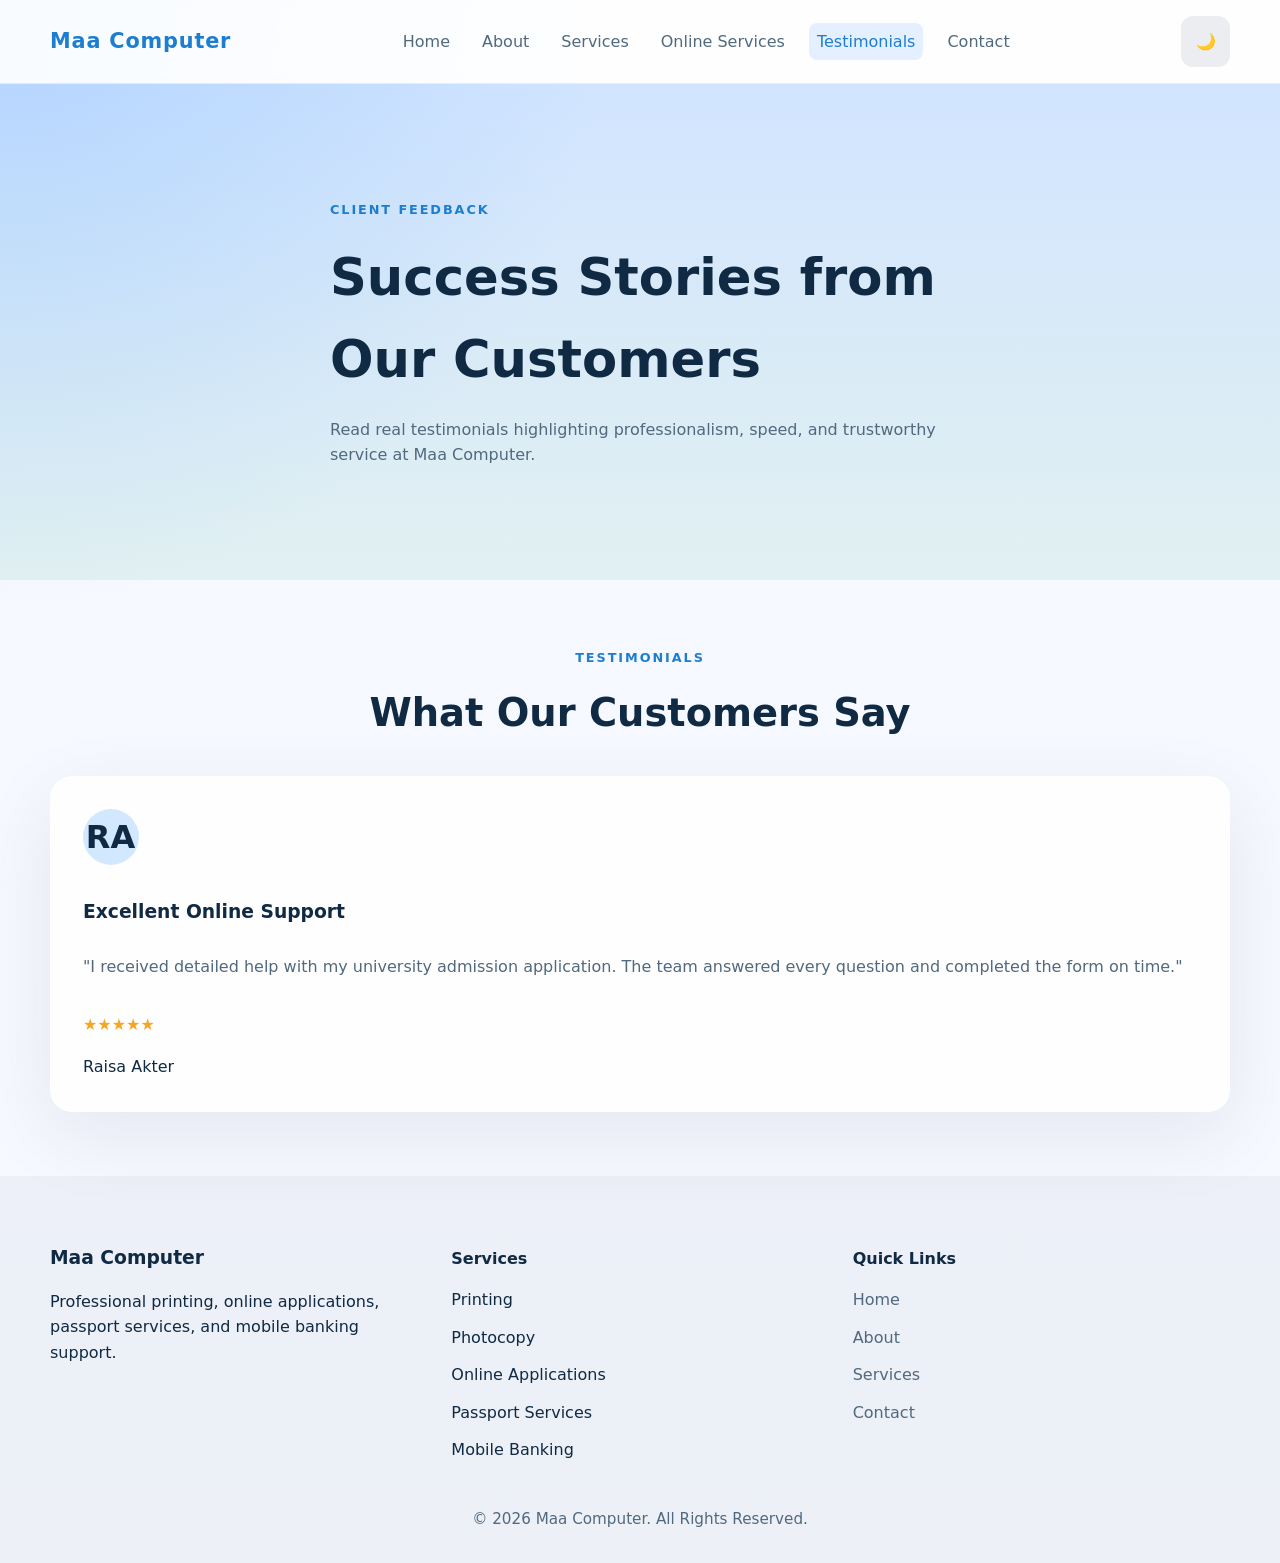
<file: testimonials.html>
<!DOCTYPE html>
<html lang="en">
<head>
  <meta charset="UTF-8" />
  <meta name="viewport" content="width=device-width, initial-scale=1.0" />
  <title>Testimonials | Maa Computer</title>
  <meta name="description" content="Read customer testimonials for Maa Computer and discover success stories from our satisfied clients." />
  <link rel="stylesheet" href="css/style.css" />
</head>
<body>
  <header class="site-header">
    <div class="container header-inner">
      <a href="index.html" class="brand">Maa Computer</a>
      <nav class="main-nav" id="mainNav">
        <a href="index.html">Home</a>
        <a href="about.html">About</a>
        <a href="services.html">Services</a>
        <a href="online-services.html">Online Services</a>
        <a href="testimonials.html" class="active">Testimonials</a>
        <a href="contact.html">Contact</a>
      </nav>
      <div class="header-controls">
        <button class="toggle-mode" id="themeToggle" aria-label="Toggle dark mode">🌙</button>
        <button class="menu-toggle" id="menuToggle" aria-label="Open mobile menu">☰</button>
      </div>
    </div>
  </header>

  <main>
    <section class="page-hero page-hero-testimonials">
      <div class="container hero-copy hero-copy-testimonials">
        <span class="eyebrow">Client Feedback</span>
        <h1>Success Stories from Our Customers</h1>
        <p>Read real testimonials highlighting professionalism, speed, and trustworthy service at Maa Computer.</p>
      </div>
    </section>

    <section class="section testimonials-section">
      <div class="container">
        <div class="section-heading">
          <span>Testimonials</span>
          <h2>What Our Customers Say</h2>
        </div>
        <div class="review-slider" id="reviewSlider">
          <article class="review-card glass-card active">
            <div class="customer-photo">RA</div>
            <h3>Excellent Online Support</h3>
            <p>"I received detailed help with my university admission application. The team answered every question and completed the form on time."</p>
            <div class="rating">★★★★★</div>
            <span>Raisa Akter</span>
          </article>
          <article class="review-card glass-card">
            <div class="customer-photo">SM</div>
            <h3>Reliable Mobile Banking</h3>
            <p>"Fast and secure bKash and Nagad transactions. The service desk made the process simple and safe."</p>
            <div class="rating">★★★★★</div>
            <span>Saiful Mondal</span>
          </article>
          <article class="review-card glass-card">
            <div class="customer-photo">TB</div>
            <h3>Professional Printing Quality</h3>
            <p>"My color prints looked vibrant and professional. The staff handled my documents carefully and delivered within minutes."</p>
            <div class="rating">★★★★★</div>
            <span>Tanvir Bin</span>
          </article>
        </div>
      </div>
    </section>
  </main>

  <footer class="site-footer">
    <div class="container footer-grid">
      <div>
        <h3>Maa Computer</h3>
        <p>Professional printing, online applications, passport services, and mobile banking support.</p>
      </div>
      <div>
        <h4>Services</h4>
        <ul>
          <li>Printing</li>
          <li>Photocopy</li>
          <li>Online Applications</li>
          <li>Passport Services</li>
          <li>Mobile Banking</li>
        </ul>
      </div>
      <div>
        <h4>Quick Links</h4>
        <ul>
          <li><a href="index.html">Home</a></li>
          <li><a href="about.html">About</a></li>
          <li><a href="services.html">Services</a></li>
          <li><a href="contact.html">Contact</a></li>
        </ul>
      </div>
    </div>
    <div class="footer-bottom">© 2026 Maa Computer. All Rights Reserved.</div>
  </footer>
  <button class="back-top" id="backTop" aria-label="Scroll back to top">↑</button>
  <script src="js/script.js"></script>
</body>
</html>
</file>
<file: css/style.css>
:root {
  color-scheme: light;
  --bg: #f5f8ff;
  --surface: rgba(255, 255, 255, 0.82);
  --surface-strong: rgba(255, 255, 255, 0.96);
  --text: #102a43;
  --muted: #51697e;
  --accent: #1d7ed0;
  --accent-soft: #d2e8ff;
  --accent-2: #2fa873;
  --border: rgba(16, 42, 67, .12);
  --shadow: 0 24px 80px rgba(9, 30, 66, .08);
}

body {
  margin: 0;
  font-family: Inter, ui-sans-serif, system-ui, sans-serif;
  background: radial-gradient(circle at top left, rgba(45, 140, 255, .18), transparent 30%), linear-gradient(180deg, #f5f8ff 0%, #f7f9ff 100%);
  color: var(--text);
  line-height: 1.6;
  scroll-behavior: smooth;
}

* {
  box-sizing: border-box;
}

img, svg {
  max-width: 100%;
}

a {
  color: inherit;
  text-decoration: none;
}

button, input, textarea {
  font: inherit;
}

.container {
  width: min(1180px, calc(100% - 2rem));
  margin: 0 auto;
}

.site-header {
  position: sticky;
  top: 0;
  z-index: 100;
  backdrop-filter: blur(16px);
  background: rgba(255,255,255,.84);
  border-bottom: 1px solid rgba(16,42,67,.08);
}

.header-inner {
  display: flex;
  align-items: center;
  justify-content: space-between;
  gap: 1rem;
  padding: 1rem 0;
}

.brand {
  font-size: 1.3rem;
  font-weight: 700;
  letter-spacing: .04em;
  color: var(--accent);
}

.main-nav {
  display: flex;
  flex-wrap: wrap;
  gap: 1rem;
}

.main-nav a {
  color: var(--muted);
  padding: .35rem .5rem;
  border-radius: .5rem;
  transition: background .25s ease, color .25s ease;
}

.main-nav a:hover,
.main-nav a.active {
  background: rgba(45, 140, 255, .12);
  color: var(--accent);
}

.header-controls {
  display: flex;
  align-items: center;
  gap: .75rem;
}

.toggle-mode,
.menu-toggle {
  border: none;
  background: rgba(16,42,67,.08);
  color: var(--text);
  padding: .8rem .9rem;
  border-radius: .75rem;
  cursor: pointer;
}

.menu-toggle {
  display: none;
}

.page-loader {
  position: fixed;
  inset: 0;
  z-index: 9999;
  display: flex;
  align-items: center;
  justify-content: center;
  background: rgba(255,255,255,.9);
  transition: opacity .35s ease;
}

.loader-circle {
  width: 3rem;
  height: 3rem;
  border: 4px solid rgba(29,126,208,.25);
  border-top-color: var(--accent);
  border-radius: 50%;
  animation: spin 1s linear infinite;
}

@keyframes spin {
  to { transform: rotate(360deg); }
}

.hero-section,
.page-hero {
  padding: 5rem 0 3rem;
  position: relative;
  overflow: hidden;
}

.hero-section::before {
  content: '';
  position: absolute;
  inset: 0;
  background: radial-gradient(circle at 20% 20%, rgba(93, 183, 255, .14), transparent 18%), radial-gradient(circle at 80% 30%, rgba(47, 168, 115, .12), transparent 20%);
  pointer-events: none;
}

.hero-grid,
.section-grid,
.stats-grid,
.features-grid,
.premium-grid,
.pricing-grid,
.review-slider,
.contact-grid,
.gallery-grid {
  display: grid;
  gap: 1.5rem;
}

.hero-copy,
.hero-copy-about,
.hero-copy-services,
.hero-copy-online,
.hero-copy-pricing,
.hero-copy-gallery,
.hero-copy-testimonials,
.hero-copy-faq,
.hero-copy-contact {
  max-width: 620px;
}

.eyebrow {
  display: inline-block;
  margin-bottom: 1rem;
  font-weight: 700;
  text-transform: uppercase;
  letter-spacing: .15em;
  color: var(--accent);
  font-size: .8rem;
}

.hero-copy h1,
.page-hero h1 {
  font-size: clamp(2.4rem, 4vw, 4rem);
  margin: 0 0 1rem;
}

.hero-copy p,
.page-hero p,
.section-heading p,
.intro-section p,
.about-section p {
  color: var(--muted);
}

.hero-actions,
.contact-buttons,
.benefits-list,
.contact-list,
.location-list,
.price-list,
.stats-grid,
.features-grid,
.premium-grid,
.pricing-grid,
.review-slider,
.services-grid,
.gallery-grid {
  margin-top: 1.5rem;
}

.btn,
.btn-sm {
  display: inline-flex;
  align-items: center;
  justify-content: center;
  border: none;
  border-radius: 999px;
  cursor: pointer;
  padding: .95rem 1.4rem;
  background: var(--accent);
  color: #fff;
  transition: transform .2s ease, background .25s ease;
}

.btn:hover,
.btn-sm:hover {
  transform: translateY(-2px);
  background: #1464b1;
}

.btn-secondary {
  background: rgba(29,126,208,.08);
  color: var(--accent);
}

.btn-secondary:hover {
  background: rgba(29,126,208,.16);
}

.btn-sm {
  padding: .7rem 1.1rem;
}

.glass-card {
  background: var(--surface);
  border: 1px solid rgba(255,255,255,.7);
  box-shadow: var(--shadow);
  border-radius: 1.4rem;
  padding: 2rem;
  backdrop-filter: blur(16px);
}

.section {
  padding: 4rem 0;
}

.section-heading {
  text-align: center;
  margin-bottom: 2rem;
}

.section-heading span {
  color: var(--accent);
  font-weight: 700;
  text-transform: uppercase;
  letter-spacing: .15em;
  font-size: .8rem;
}

.section-heading h2 {
  margin: .8rem auto 0;
  font-size: clamp(2rem, 3vw, 2.75rem);
}

.owner-card-inner {
  display: grid;
  grid-template-columns: 150px 1fr;
  gap: 1.5rem;
  align-items: center;
}

.owner-image {
  width: 150px;
  height: 150px;
  border-radius: 1.5rem;
  background: linear-gradient(135deg, rgba(29,126,208,.2), rgba(47,168,115,.22));
  display: grid;
  place-items: center;
  color: var(--accent);
  font-weight: 700;
  text-transform: uppercase;
  letter-spacing: .08em;
  text-align: center;
}

.owner-image span {
  padding: 1rem;
}

.owner-photo-img {
  width: 150px;
  height: 150px;
  border-radius: 1.4rem;
  object-fit: cover;
  border: 2px solid rgba(255,255,255,.85);
}

.owner-details p {
  margin: .5rem 0 0;
  color: var(--muted);
}

.hero-card,
.feature-card,
.stat-card,
.testimonial-card,
.premium-card,
.pricing-card,
.review-card,
.service-card,
.gallery-item,
.contact-details,
.contact-form-card,
.map-section,
.owner-section {
  position: relative;
}

.hero-grid {
  grid-template-columns: minmax(0, 1.1fr) 420px;
  align-items: start;
  gap: 2rem;
}

.hero-right {
  display: grid;
  gap: 1.5rem;
}

.hero-image-wrap {
  position: relative;
  border-radius: 2rem;
  overflow: hidden;
  box-shadow: var(--shadow);
  border: 1px solid rgba(255,255,255,.72);
  min-height: 420px;
  background: linear-gradient(180deg, rgba(29,126,208,.12), rgba(47,168,115,.1));
}

.hero-image-wrap::after {
  content: '';
  position: absolute;
  inset: 0;
  background: radial-gradient(circle at 25% 20%, rgba(255,255,255,.18), transparent 22%), radial-gradient(circle at 80% 70%, rgba(255,255,255,.08), transparent 25%);
  pointer-events: none;
}

.hero-image {
  width: 100%;
  height: 100%;
  display: block;
  object-fit: cover;
}

.hero-card {
  overflow: hidden;
}

.hero-owner-card {
  display: flex;
  align-items: center;
  gap: 1rem;
  border-radius: 1.5rem;
  padding: 1rem;
  background: rgba(255,255,255,.92);
  margin-bottom: 1.5rem;
}

body.dark .hero-owner-card {
  background: rgba(14, 24, 42, .9);
}

.hero-owner-img {
  width: 80px;
  height: 80px;
  border-radius: 1.25rem;
  object-fit: cover;
  border: 2px solid rgba(29,126,208,.18);
}

body.dark .hero-owner-img {
  border: 2px solid rgba(93,183,255,.24);
}

.owner-tag {
  display: inline-block;
  margin-bottom: .35rem;
  font-size: .75rem;
  font-weight: 700;
  color: var(--accent);
  text-transform: uppercase;
  letter-spacing: .12em;
}

.owner-note {
  margin: .45rem 0 0;
  color: var(--muted);
}

.hero-feature {
  display: inline-flex;
  gap: .5rem;
  align-items: center;
  justify-content: center;
  background: var(--accent);
  color: #fff;
  padding: .85rem 1.1rem;
  border-radius: 2rem;
  margin-bottom: 1.5rem;
  font-weight: 700;
  box-shadow: 0 18px 40px rgba(29,126,208,.14);
}

.hero-highlight {
  font-size: 1.05rem;
  margin-bottom: 1.75rem;
  color: var(--text);
}

.hero-stats {
  display: grid;
  gap: 1rem;
}

.hero-stats div {
  border-top: 1px solid rgba(16,42,67,.08);
  padding-top: 1rem;
  display: flex;
  justify-content: space-between;
  gap: .5rem;
}

.hero-stats span {
  color: var(--muted);
}

.hero-stats strong {
  display: block;
  font-size: 1.4rem;
  color: var(--accent);
}

.features-grid {
  grid-template-columns: repeat(3, minmax(0, 1fr));
}

.feature-card {
  padding: 2rem;
}

.feature-card .icon,
.premium-card .icon,
.service-card .service-icon,
.review-card .customer-photo,
.testimonial-card .rating {
  font-size: 2rem;
}

.feature-card h3,
.premium-card h3,
.service-card h3,
.pricing-card h3,
.review-card h3,
.testimonial-card h4,
.gallery-item h3 {
  margin: 1rem 0 .75rem;
}

.benefits-list,
.contact-list,
.price-list,
.map-grid {
  list-style: none;
  padding: 0;
  margin: 0;
}

.benefits-list li,
.contact-list li,
.price-list li {
  margin-bottom: .8rem;
  color: var(--muted);
}

.stats-grid {
  grid-template-columns: repeat(3, minmax(0, 1fr));
}

.stat-card {
  text-align: center;
  padding: 2rem;
}

.stat-card h3 {
  font-size: 2.8rem;
  margin-bottom: .75rem;
  color: var(--accent);
}

.testimonial-slider,
.review-slider {
  position: relative;
  min-height: 320px;
}

.testimonial-slider .testimonial-card,
.review-slider .review-card {
  display: none;
  position: absolute;
  inset: 0;
  padding: 2rem;
  transition: opacity .35s ease, transform .35s ease;
  opacity: 0;
}

.testimonial-slider .testimonial-card.active,
.review-slider .review-card.active {
  display: grid;
  position: relative;
  opacity: 1;
}

.testimonial-card,
.review-card {
  min-height: 260px;
}

.testimonial-card p,
.review-card p {
  color: var(--muted);
}

.review-card .customer-photo {
  width: 3.5rem;
  height: 3.5rem;
  border-radius: 50%;
  display: grid;
  place-items: center;
  background: var(--accent-soft);
  margin-bottom: 1rem;
  font-weight: 700;
}

.rating {
  margin: 1rem 0;
  color: #f5a623;
}

.cta-section {
  margin: 4rem 0;
}

.cta-grid {
  display: flex;
  align-items: center;
  justify-content: space-between;
  gap: 1rem;
}

.cta-section .btn {
  min-width: 170px;
}

.location-section .map-card,
.map-placeholder {
  min-height: 220px;
  display: flex;
  align-items: center;
  justify-content: center;
  border-radius: 1.4rem;
  background: linear-gradient(135deg, rgba(29,126,208,.14), rgba(47,168,115,.12));
  color: var(--accent);
  font-size: 1.1rem;
  text-transform: uppercase;
  letter-spacing: .08em;
}

.contact-grid,
.owner-grid,
.map-grid,
.premium-grid,
.pricing-grid,
.services-grid,
.gallery-grid {
  gap: 1.5rem;
}

.contact-grid {
  grid-template-columns: 1.1fr 1fr;
}

.contact-details ul,
.contact-buttons,
.social-links,
.faq-section .accordion {
  margin-top: 1rem;
}

.contact-buttons {
  display: flex;
  flex-wrap: wrap;
  gap: .75rem;
}

.social-links {
  display: flex;
  flex-wrap: wrap;
  gap: .75rem;
  margin-top: 1.5rem;
}

.social-links a {
  color: var(--accent);
  padding: .65rem 1rem;
  background: rgba(29,126,208,.08);
  border-radius: .85rem;
}

.job-changer, .contact-form-card {
  width: 100%;
}

.contact-form-card label {
  display: block;
  margin-top: 1rem;
  font-weight: 600;
}

.contact-form-card input,
.contact-form-card textarea {
  width: 100%;
  border: 1px solid rgba(16,42,67,.14);
  padding: .95rem 1rem;
  border-radius: .95rem;
  background: rgba(255,255,255,.92);
  margin-top: .5rem;
}

.form-notice {
  margin-top: 1rem;
  font-size: .95rem;
}

.map-section {
  overflow: hidden;
}

.map-grid {
  display: grid;
  grid-template-columns: 1fr 1.2fr;
  gap: 1.5rem;
  align-items: center;
}

.map-placeholder.large {
  min-height: 280px;
}

.page-hero {
  background: linear-gradient(180deg, rgba(45, 140, 255, .18), rgba(47, 168, 115, .1));
}

.page-hero-about,
.page-hero-services,
.page-hero-online,
.page-hero-pricing,
.page-hero-gallery,
.page-hero-testimonials,
.page-hero-faq,
.page-hero-contact {
  padding: 5rem 0 4rem;
}

.page-hero .hero-copy {
  padding: 2rem 0;
}

.timeline {
  display: grid;
  gap: 1rem;
}

.timeline-item {
  border-left: 4px solid var(--accent);
  padding: 1.25rem 1.5rem;
  background: rgba(255,255,255,.9);
  border-radius: 1.2rem;
}

.timeline-item span {
  display: inline-block;
  font-weight: 700;
  color: var(--accent);
  margin-bottom: .75rem;
}

.timeline-item h3 {
  margin: 0 0 .5rem;
}

.premium-grid {
  grid-template-columns: repeat(3, minmax(0, 1fr));
}

.premium-card {
  padding: 2rem;
}

.premium-card .icon {
  background: rgba(29,126,208,.12);
  width: 3.5rem;
  height: 3.5rem;
  border-radius: 1rem;
  display: grid;
  place-items: center;
}

.pricing-grid {
  grid-template-columns: repeat(4, minmax(0, 1fr));
}

.pricing-card {
  padding: 2rem;
}

.pricing-card.popular {
  border: 2px solid rgba(29,126,208,.25);
}

.badge {
  display: inline-flex;
  margin-bottom: 1rem;
  padding: .45rem .8rem;
  border-radius: 999px;
  background: rgba(47,168,115,.14);
  color: var(--accent-2);
  font-weight: 700;
  font-size: .85rem;
}

.price {
  margin: 1rem 0 1.2rem;
  font-size: 2rem;
  color: var(--accent);
}

.pricing-card ul {
  list-style: none;
  padding: 0;
  margin: 0 0 1.5rem;
}

.pricing-card li {
  margin-bottom: .75rem;
  color: var(--muted);
}

.gallery-section .filter-actions {
  display: flex;
  flex-wrap: wrap;
  gap: .85rem;
  justify-content: center;
  margin-bottom: 1.75rem;
}

.filter-btn {
  border: 1px solid rgba(16,42,67,.12);
  background: var(--surface);
  color: var(--muted);
  padding: .9rem 1.1rem;
  border-radius: 999px;
  cursor: pointer;
  transition: background .25s ease, color .25s ease;
}

.filter-btn.active,
.filter-btn:hover {
  background: var(--accent-soft);
  color: var(--accent);
}

.gallery-grid {
  grid-template-columns: repeat(3, minmax(0, 1fr));
}

.gallery-item {
  cursor: pointer;
  overflow: hidden;
  transition: transform .3s ease;
}

.gallery-item:hover {
  transform: translateY(-6px);
}

.gallery-thumb {
  min-height: 220px;
  border-radius: 1.2rem;
  margin-bottom: 1rem;
  background-size: cover;
  background-position: center;
}

.gallery-thumb.interior { background: linear-gradient(135deg, #82b1ff, #c4e3ff); }
.gallery-thumb.service { background: linear-gradient(135deg, #84d7b1, #d8f7e8); }
.gallery-thumb.printing { background: linear-gradient(135deg, #ffe28a, #f5dbc0); }
.gallery-thumb.passport { background: linear-gradient(135deg, #b1b7ff, #d8dcff); }
.gallery-thumb.digital { background: linear-gradient(135deg, #a1f5d6, #dff4ee); }
.gallery-thumb.framing { background: linear-gradient(135deg, #ffb4d5, #ffe8f1); }

.lightbox {
  position: fixed;
  inset: 0;
  display: none;
  align-items: center;
  justify-content: center;
  background: rgba(10,20,40,.72);
  z-index: 1000;
}

.lightbox.active {
  display: flex;
}

.lightbox-content {
  position: relative;
  width: min(760px, calc(100% - 2rem));
  background: rgba(255,255,255,.95);
  border-radius: 1.5rem;
  padding: 2rem;
}

.close-lightbox {
  position: absolute;
  top: 1rem;
  right: 1rem;
  background: transparent;
  border: none;
  font-size: 1.8rem;
  cursor: pointer;
}

.lightbox-image {
  min-height: 320px;
  border-radius: 1.3rem;
  background: linear-gradient(135deg, rgba(29,126,208,.18), rgba(47,168,115,.16));
  margin-bottom: 1.25rem;
}

.lightbox-title {
  font-size: 1.3rem;
  font-weight: 700;
}

.faq-section .accordion-item {
  border-radius: 1.2rem;
  overflow: hidden;
  margin-bottom: 1rem;
  border: 1px solid rgba(16,42,67,.1);
}

.accordion-toggle {
  width: 100%;
  background: var(--surface);
  border: none;
  text-align: left;
  padding: 1.15rem 1.25rem;
  font-size: 1rem;
  font-weight: 700;
  cursor: pointer;
  display: flex;
  justify-content: space-between;
  align-items: center;
}

.accordion-toggle::after {
  content: '+';
  font-size: 1.2rem;
  color: var(--accent);
}

.accordion-item.active .accordion-toggle::after {
  content: '-';
}

.accordion-content {
  max-height: 0;
  overflow: hidden;
  transition: max-height .35s ease;
  padding: 0 1.25rem;
  background: rgba(255,255,255,.95);
}

.accordion-item.active .accordion-content {
  max-height: 200px;
  padding: 1rem 1.25rem 1.5rem;
}

.site-footer {
  padding: 3rem 0 2rem;
  background: rgba(16, 42, 67, .04);
}

.footer-grid {
  display: grid;
  grid-template-columns: repeat(3, minmax(0, 1fr));
  gap: 1.5rem;
}

.footer-grid h3,
.footer-grid h4 {
  margin-bottom: 1rem;
}

.footer-grid ul {
  list-style: none;
  padding: 0;
  margin: 0;
}

.footer-grid li {
  margin-bottom: .75rem;
}

.footer-grid a {
  color: var(--muted);
}

.footer-bottom {
  margin-top: 2rem;
  text-align: center;
  color: var(--muted);
  font-size: .95rem;
}

.back-top {
  position: fixed;
  right: 1.5rem;
  bottom: 1.5rem;
  width: 3rem;
  height: 3rem;
  border: none;
  border-radius: 50%;
  background: var(--accent);
  color: white;
  cursor: pointer;
  display: none;
  align-items: center;
  justify-content: center;
  box-shadow: var(--shadow);
}

.fade-up {
  opacity: 0;
  transform: translateY(24px);
  animation: fadeUp .9s ease forwards;
}

.fade-up.delay-1 {
  animation-delay: .2s;
}

@keyframes fadeUp {
  to { opacity: 1; transform: translateY(0); }
}

@media (max-width: 1024px) {
  .hero-grid,
  .features-grid,
  .stats-grid,
  .premium-grid,
  .pricing-grid,
  .testimonial-slider,
  .review-slider,
  .contact-grid,
  .gallery-grid,
  .map-grid,
  .footer-grid,
  .owner-card-inner {
    grid-template-columns: 1fr;
  }

  .cta-grid {
    flex-direction: column;
    align-items: stretch;
  }
}

@media (max-width: 768px) {
  .header-inner {
    flex-wrap: wrap;
  }

  .main-nav {
    display: none;
    width: 100%;
    flex-direction: column;
    margin-top: .75rem;
    background: rgba(255,255,255,.92);
    padding: 1rem;
    border-radius: 1rem;
  }

  .main-nav.active {
    display: flex;
  }

  .menu-toggle {
    display: inline-flex;
  }

  .hero-section,
  .page-hero {
    padding-top: 4rem;
  }

  .hero-grid {
    gap: 1.5rem;
  }

  .feature-card,
  .premium-card,
  .pricing-card,
  .gallery-item,
  .testimonial-card,
  .review-card {
    min-height: auto;
  }
}

@media (max-width: 520px) {
  .header-inner {
    justify-content: space-between;
  }

  .btn,
  .btn-sm {
    width: 100%;
  }
}

body.dark {
  color-scheme: dark;
  --bg: #08101f;
  --surface: rgba(14, 24, 42, 0.9);
  --surface-strong: rgba(10, 20, 40, 0.96);
  --text: #f4f7ff;
  --muted: #a1b3cc;
  --accent: #5db7ff;
  --accent-soft: rgba(93, 183, 255, .16);
  --accent-2: #4fdc9d;
  --border: rgba(255,255,255,.08);
  --shadow: 0 24px 80px rgba(0, 0, 0, .25);
  background: radial-gradient(circle at top left, rgba(93, 183, 255, .14), transparent 30%), linear-gradient(180deg, #08101f 0%, #0e1a2e 100%);
}

body.dark .site-header,
body.dark .glass-card,
body.dark .main-nav {
  background: rgba(9, 16, 30, .92);
}

body.dark .main-nav a:hover,
body.dark .main-nav a.active {
  background: rgba(93, 183, 255, .12);
}

body.dark .btn {
  background: var(--accent);
}

body.dark .btn-secondary,
body.dark .filter-btn,
body.dark .social-links a {
  background: rgba(255,255,255,.06);
}

body.dark .site-footer {
  background: rgba(255, 255, 255, .04);
}

body.dark .section-heading h2,
body.dark .hero-copy h1,
body.dark .hero-copy p,
body.dark .section-heading span {
  color: #f4f7ff;
}
</file>
